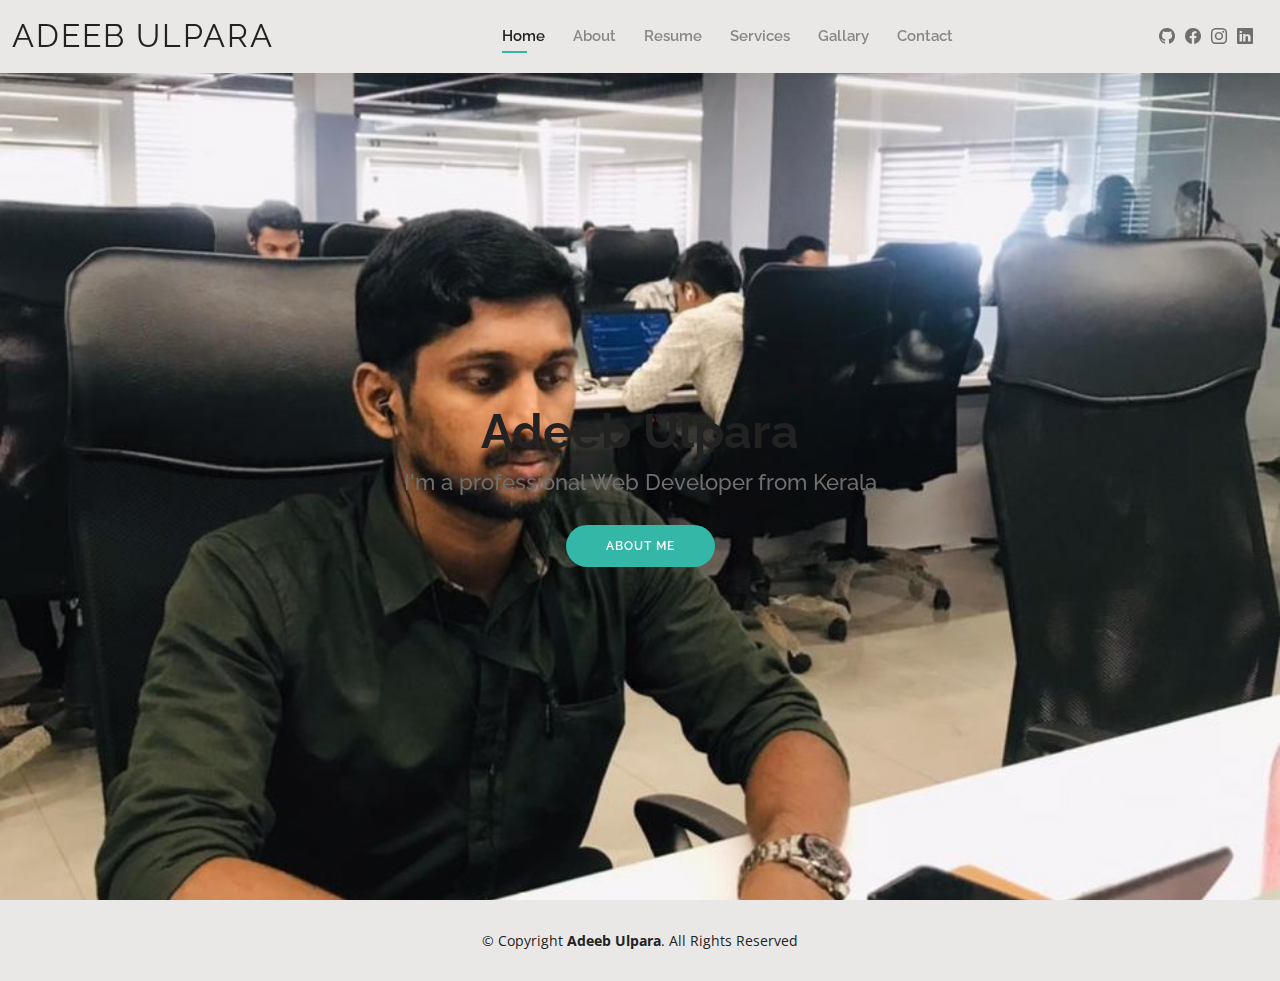
<file: index.html>
<!DOCTYPE html>
<html lang="en">

<head>
  <meta charset="utf-8">
  <meta content="width=device-width, initial-scale=1.0" name="viewport">

  <title>Adeeb Ulpara</title>
  <meta content="" name="description">
  <meta content="" name="keywords">

  <!-- Favicons -->
  <link href="assets/img/logo_icon - Copy.jpeg" rel="icon">
  <link href="assets/img/logo_icon.jpg" rel="apple-touch-icon">

  <!-- Google Fonts -->
  <link href="https://fonts.googleapis.com/css?family=Open+Sans:300,300i,400,400i,600,600i,700,700i|Raleway:300,300i,400,400i,500,500i,600,600i,700,700i|Poppins:300,300i,400,400i,500,500i,600,600i,700,700i" rel="stylesheet">

  <!-- Vendor CSS Files -->
  <link href="assets/vendor/aos/aos.css" rel="stylesheet">
  <link href="assets/vendor/bootstrap/css/bootstrap.min.css" rel="stylesheet">
  <link href="assets/vendor/bootstrap-icons/bootstrap-icons.css" rel="stylesheet">
  <link href="assets/vendor/boxicons/css/boxicons.min.css" rel="stylesheet">
  <link href="assets/vendor/glightbox/css/glightbox.min.css" rel="stylesheet">
  <link href="assets/vendor/swiper/swiper-bundle.min.css" rel="stylesheet">

  <!-- Template Main CSS File -->
  <link href="assets/css/style.css" rel="stylesheet">

</head>

<body>

  <!-- ======= Header ======= -->
  <header id="header" class="fixed-top">
    <div class="container-fluid d-flex justify-content-between align-items-center">

      <h1 class="logo me-auto me-lg-0"><a href="index.html">Adeeb Ulpara</a></h1>
      
      <nav id="navbar" class="navbar order-last order-lg-0">
        <ul>
          <li><a class="active" href="index.html">Home</a></li>
          <li><a href="about.html">About</a></li>
          <li><a href="resume.html">Resume</a></li>
          <li><a href="services.html">Services</a></li>
          <li><a href="portfolio.html">Gallary</a></li>
          <li><a href="contact.html">Contact</a></li>
        </ul>
        <i class="bi bi-list mobile-nav-toggle"></i>
      </nav><!-- .navbar -->

      <div class="header-social-links">
        <a href="https://github.com/AdeebUP" class="github"><i class="bi bi-github"></i></a>
        <a href="https://www.facebook.com/adeeb.up/" class="facebook"><i class="bi bi-facebook"></i></a>
        <a href="https://www.instagram.com/adeeb_ulpara/" class="instagram"><i class="bi bi-instagram"></i></a>
        <a href="https://www.linkedin.com/in/adeeb-ard-0762901a2/" class="linkedin"><i class="bi bi-linkedin"></i></i></a>
      </div>

    </div>

  </header><!-- End Header -->

  <!-- ======= Hero Section ======= -->
  <section id="hero" class="d-flex align-items-center">
    <div class="container d-flex flex-column align-items-center" data-aos="zoom-in" data-aos-delay="100">
      <h1>Adeeb Ulpara</h1>
      <h2>I'm a professional Web Developer from Kerala</h2>
      <a href="about.html" class="btn-about">About Me</a>
    </div>
  </section><!-- End Hero -->

  <!-- ======= Footer ======= -->
  <footer id="footer">
    <div class="container">
      <div class="copyright">
        &copy; Copyright <strong><span>Adeeb Ulpara</span></strong>. All Rights Reserved
      </div>
    </div>
  </footer><!-- End  Footer -->

  <div id="preloader"></div>
  <a href="#" class="back-to-top d-flex align-items-center justify-content-center"><i class="bi bi-arrow-up-short"></i></a>

  <!-- Vendor JS Files -->
  <script src="assets/vendor/purecounter/purecounter.js"></script>
  <script src="assets/vendor/aos/aos.js"></script>
  <script src="assets/vendor/bootstrap/js/bootstrap.bundle.min.js"></script>
  <script src="assets/vendor/glightbox/js/glightbox.min.js"></script>
  <script src="assets/vendor/isotope-layout/isotope.pkgd.min.js"></script>
  <script src="assets/vendor/swiper/swiper-bundle.min.js"></script>
  <script src="assets/vendor/waypoints/noframework.waypoints.js"></script>
  <script src="assets/vendor/php-email-form/validate.js"></script>

  <!-- Template Main JS File -->
  <script src="assets/js/main.js"></script>

</body>

</html>
</file>
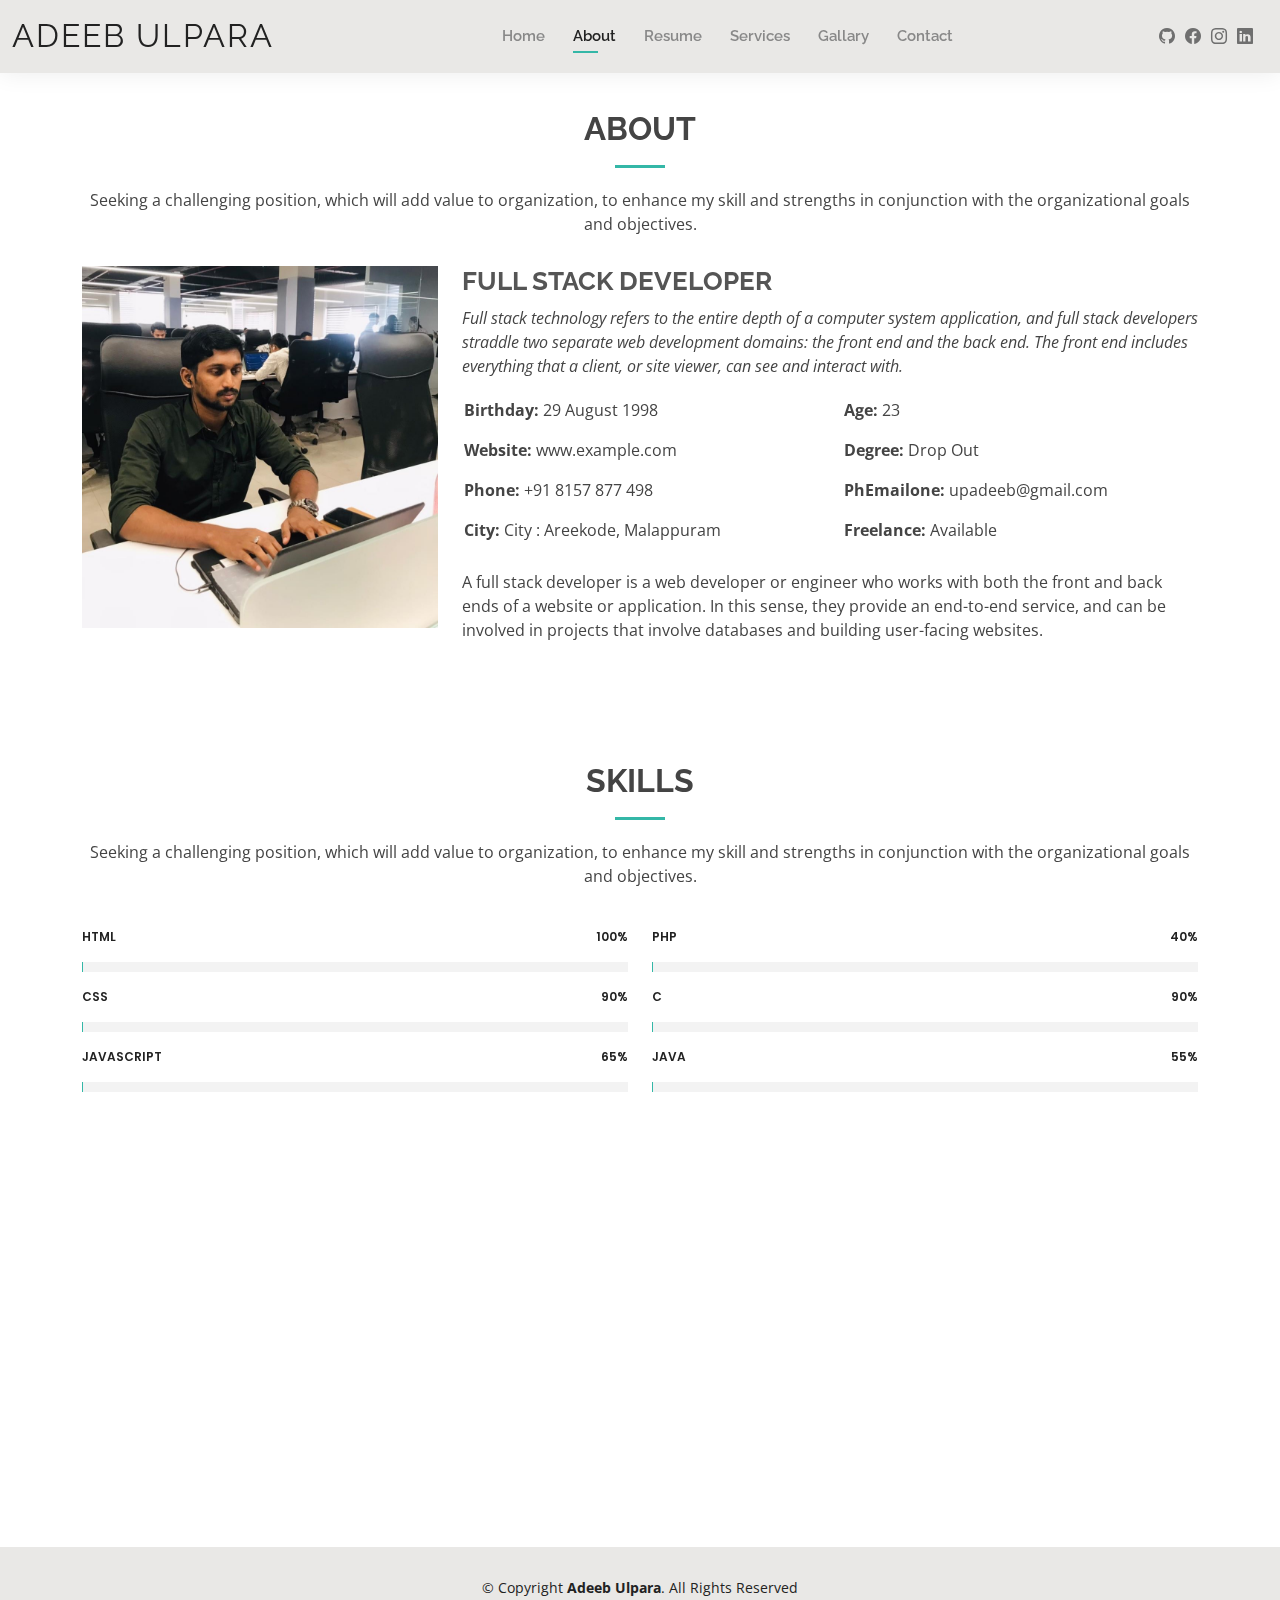
<file: about.html>
<!DOCTYPE html>
<html lang="en">

<head>
  <meta charset="utf-8">
  <meta content="width=device-width, initial-scale=1.0" name="viewport">

  <title>About - Adeeb Ulpara</title>
  <meta content="" name="description">
  <meta content="" name="keywords">

  <!-- Favicons -->
  <link href="assets/img/logo_icon - Copy.jpeg" rel="icon">
  <link href="assets/img/logo_icon.jpg" rel="apple-touch-icon">

  <!-- Google Fonts -->
  <link href="https://fonts.googleapis.com/css?family=Open+Sans:300,300i,400,400i,600,600i,700,700i|Raleway:300,300i,400,400i,500,500i,600,600i,700,700i|Poppins:300,300i,400,400i,500,500i,600,600i,700,700i" rel="stylesheet">

  <!-- Vendor CSS Files -->
  <link href="assets/vendor/aos/aos.css" rel="stylesheet">
  <link href="assets/vendor/bootstrap/css/bootstrap.min.css" rel="stylesheet">
  <link href="assets/vendor/bootstrap-icons/bootstrap-icons.css" rel="stylesheet">
  <link href="assets/vendor/boxicons/css/boxicons.min.css" rel="stylesheet">
  <link href="assets/vendor/glightbox/css/glightbox.min.css" rel="stylesheet">
  <link href="assets/vendor/swiper/swiper-bundle.min.css" rel="stylesheet">

  <!-- Template Main CSS File -->
  <link href="assets/css/style.css" rel="stylesheet">

  
</head>

<body>

  <!-- ======= Header ======= -->
  <header id="header" class="fixed-top">
    <div class="container-fluid d-flex justify-content-between align-items-center">

      <h1 class="logo me-auto me-lg-0"><a href="index.html">Adeeb Ulpara</a></h1>
     
      <nav id="navbar" class="navbar order-last order-lg-0">
        <ul>
          <li><a href="index.html">Home</a></li>
          <li><a class="active" href="about.html">About</a></li>
          <li><a href="resume.html">Resume</a></li>
          <li><a href="services.html">Services</a></li>
          <li><a href="portfolio.html">Gallary</a></li>
          <li><a href="contact.html">Contact</a></li>
        </ul>
        <i class="bi bi-list mobile-nav-toggle"></i>
      </nav><!-- .navbar -->

      <div class="header-social-links">
        <a href="https://github.com/AdeebUP" class="github"><i class="bi bi-github"></i></a>
        <a href="https://www.facebook.com/adeeb.up/" class="facebook"><i class="bi bi-facebook"></i></a>
        <a href="https://www.instagram.com/adeeb_ulpara/" class="instagram"><i class="bi bi-instagram"></i></a>
        <a href="https://www.linkedin.com/in/adeeb-ard-0762901a2/" class="linkedin"><i class="bi bi-linkedin"></i></i></a>
      </div>

    </div>

  </header><!-- End Header -->

  <main id="main">

    <!-- ======= About Section ======= -->
    <section id="about" class="about">
      <div class="container" data-aos="fade-up">

        <div class="section-title">
          <h2>About</h2>
          <p>Seeking a challenging position, which will add value to organization, to enhance my skill and strengths in conjunction with the organizational goals and objectives.</p>
        </div>

        <div class="row">
          <div class="col-lg-4">
            <img src="assets/img/Home1.jpg" class="img-fluid" alt="">
          </div>
          <div class="col-lg-8 pt-4 pt-lg-0 content">
            <h3>FULL STACK DEVELOPER</h3>
            <p class="fst-italic">
              Full stack technology refers to the entire depth of a computer system application, and full stack developers straddle two separate web development domains: the front end and the back end. The front end includes everything that a client, or site viewer, can see and interact with.
            </p>
            <div class="row">
              <div class="col-lg-6">
                <ul>
                  <li><i class="bi bi-rounded-right"></i> <strong>Birthday:</strong> 29 August 1998</li>
                  <li><i class="bi bi-rounded-right"></i> <strong>Website:</strong> www.example.com</li>
                  <li><i class="bi bi-rounded-right"></i> <strong>Phone:</strong> +91 8157 877 498</li>
                  <li><i class="bi bi-rounded-right"></i> <strong>City:</strong> City : Areekode, Malappuram</li>
                </ul>
              </div>
              <div class="col-lg-6">
                <ul>
                  <li><i class="bi bi-rounded-right"></i> <strong>Age:</strong> 23</li>
                  <li><i class="bi bi-rounded-right"></i> <strong>Degree:</strong> Drop Out</li>
                  <li><i class="bi bi-rounded-right"></i> <strong>PhEmailone:</strong> upadeeb@gmail.com</li>
                  <li><i class="bi bi-rounded-right"></i> <strong>Freelance:</strong> Available</li>
                </ul>
              </div>
            </div>
            <p>
              A full stack developer is a web developer or engineer who works with both the front and back ends of a website or application. In this sense, they provide an end-to-end service, and can be involved in projects that involve databases and building user-facing websites.
            </p>
          </div>
        </div>

      </div>
    </section><!-- End About Section -->

    <!-- ======= Skills Section ======= -->
    <section id="skills" class="skills">
      <div class="container" data-aos="fade-up">

        <div class="section-title">
          <h2>Skills</h2>
          <p>Seeking a challenging position, which will add value to organization, to enhance my skill and strengths in conjunction with the organizational goals and objectives.</p>
        </div>

        <div class="row skills-content">

          <div class="col-lg-6">

            <div class="progress">
              <span class="skill">HTML <i class="val">100%</i></span>
              <div class="progress-bar-wrap">
                <div class="progress-bar" role="progressbar" aria-valuenow="100" aria-valuemin="0" aria-valuemax="100"></div>
              </div>
            </div>

            <div class="progress">
              <span class="skill">CSS <i class="val">90%</i></span>
              <div class="progress-bar-wrap">
                <div class="progress-bar" role="progressbar" aria-valuenow="90" aria-valuemin="0" aria-valuemax="100"></div>
              </div>
            </div>

            <div class="progress">
              <span class="skill">JavaScript <i class="val">65%</i></span>
              <div class="progress-bar-wrap">
                <div class="progress-bar" role="progressbar" aria-valuenow="65" aria-valuemin="0" aria-valuemax="100"></div>
              </div>
            </div>

          </div>

          <div class="col-lg-6">

            <div class="progress">
              <span class="skill">PHP <i class="val">40%</i></span>
              <div class="progress-bar-wrap">
                <div class="progress-bar" role="progressbar" aria-valuenow="40" aria-valuemin="0" aria-valuemax="100"></div>
              </div>
            </div>

            <div class="progress">
              <span class="skill">C <i class="val">90%</i></span>
              <div class="progress-bar-wrap">
                <div class="progress-bar" role="progressbar" aria-valuenow="90" aria-valuemin="0" aria-valuemax="100"></div>
              </div>
            </div>

            <div class="progress">
              <span class="skill">Java <i class="val">55%</i></span>
              <div class="progress-bar-wrap">
                <div class="progress-bar" role="progressbar" aria-valuenow="55" aria-valuemin="0" aria-valuemax="100"></div>
              </div>
            </div>

          </div>

        </div>

      </div>
    </section><!-- End Skills Section -->

    <!-- ======= Facts Section ======= -->
    <section id="facts" class="facts">
      <div class="container" data-aos="fade-up">

        <div class="section-title">
          <h2>Facts</h2>
          <p>Seeking a challenging position, which will add value to organization, to enhance my skill and strengths in conjunction with the organizational goals and objectives.</p>
        </div>

        <div class="row counters">

          <div class="col-lg-3 col-6 text-center">
            <span data-purecounter-start="0" data-purecounter-end="232" data-purecounter-duration="1" class="purecounter"></span>
            <p>Clients</p>
          </div>

          <div class="col-lg-3 col-6 text-center">
            <span data-purecounter-start="0" data-purecounter-end="521" data-purecounter-duration="1" class="purecounter"></span>
            <p>Projects</p>
          </div>

          <div class="col-lg-3 col-6 text-center">
            <span data-purecounter-start="0" data-purecounter-end="1463" data-purecounter-duration="1" class="purecounter"></span>
            <p>Hours Of Support</p>
          </div>

          <div class="col-lg-3 col-6 text-center">
            <span data-purecounter-start="0" data-purecounter-end="15" data-purecounter-duration="1" class="purecounter"></span>
            <p>Hard Workers</p>
          </div>

        </div>

      </div>
    </section><!-- End Facts Section -->

    

  </main><!-- End #main -->

  <!-- ======= Footer ======= -->
  <footer id="footer">
    <div class="container">
      <div class="copyright">
        &copy; Copyright <strong><span>Adeeb Ulpara</span></strong>. All Rights Reserved
      </div>
    </div>
  </footer><!-- End  Footer -->

  <div id="preloader"></div>
  <a href="#" class="back-to-top d-flex align-items-center justify-content-center"><i class="bi bi-arrow-up-short"></i></a>

  <!-- Vendor JS Files -->
  <script src="assets/vendor/purecounter/purecounter.js"></script>
  <script src="assets/vendor/aos/aos.js"></script>
  <script src="assets/vendor/bootstrap/js/bootstrap.bundle.min.js"></script>
  <script src="assets/vendor/glightbox/js/glightbox.min.js"></script>
  <script src="assets/vendor/isotope-layout/isotope.pkgd.min.js"></script>
  <script src="assets/vendor/swiper/swiper-bundle.min.js"></script>
  <script src="assets/vendor/waypoints/noframework.waypoints.js"></script>
  <script src="assets/vendor/php-email-form/validate.js"></script>

  <!-- Template Main JS File -->
  <script src="assets/js/main.js"></script>

</body>

</html>
</file>
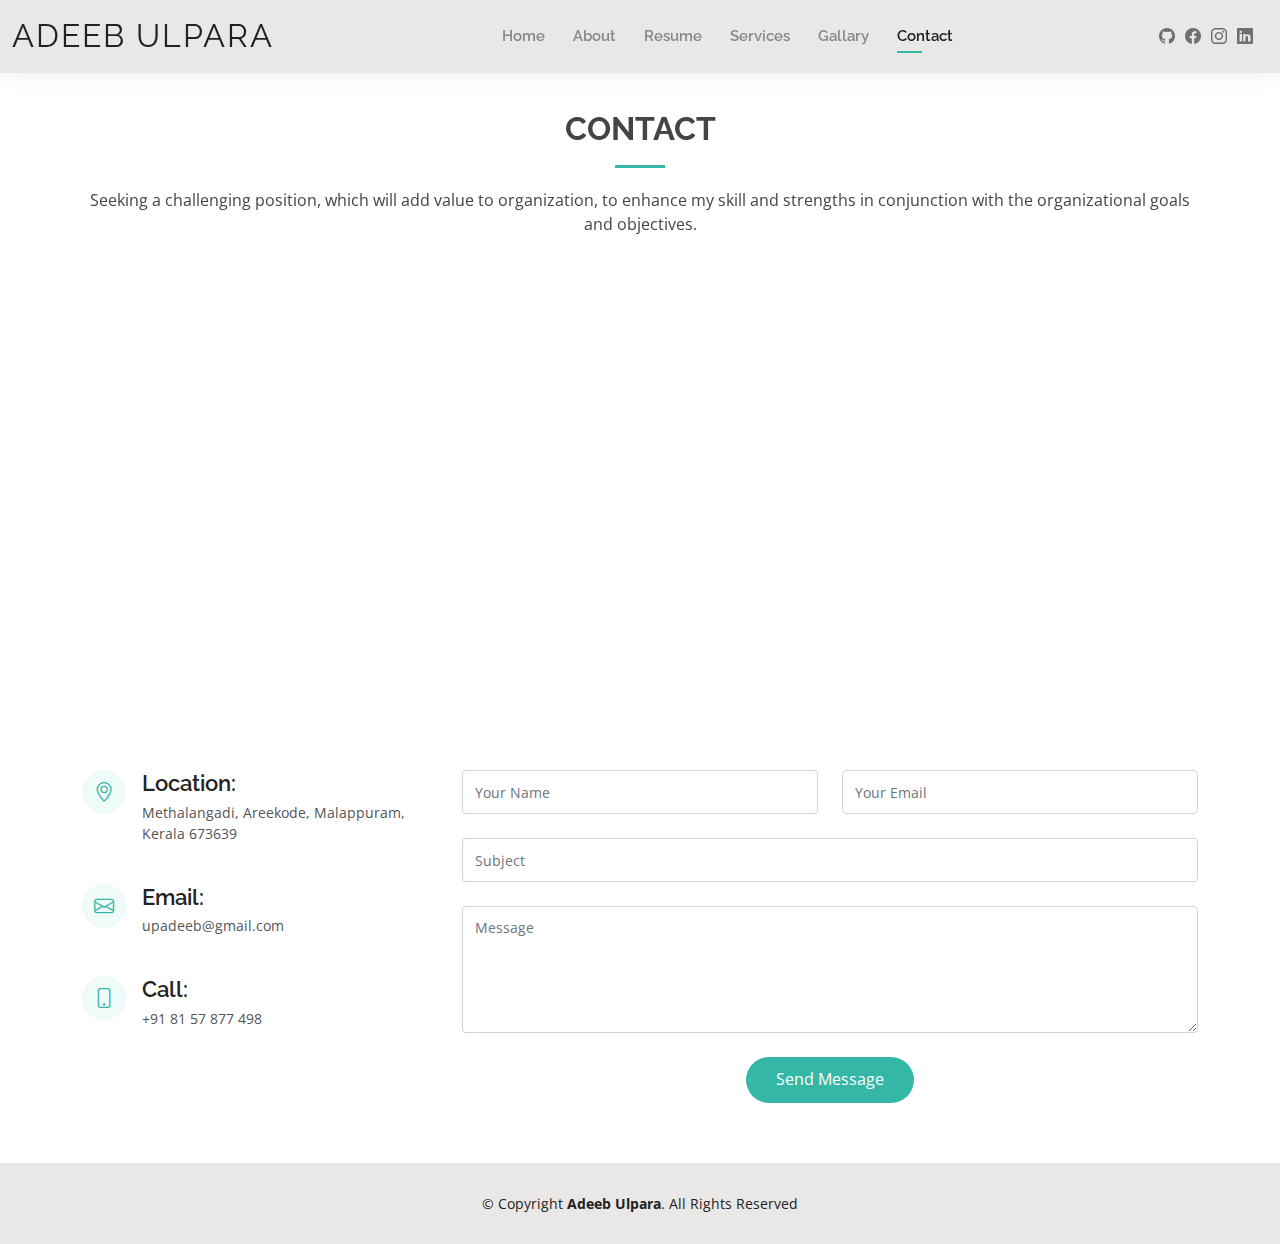
<file: contact.html>
<!DOCTYPE html>
<html lang="en">

<head>
  <meta charset="utf-8">
  <meta content="width=device-width, initial-scale=1.0" name="viewport">

  <title>Contact - Adeeb Ulpara</title>
  <meta content="" name="description">
  <meta content="" name="keywords">

  <!-- Favicons -->
  <link href="assets/img/logo_icon - Copy.jpeg" rel="icon">
  <link href="assets/img/logo_icon.jpg" rel="apple-touch-icon">

  <!-- Google Fonts -->
  <link href="https://fonts.googleapis.com/css?family=Open+Sans:300,300i,400,400i,600,600i,700,700i|Raleway:300,300i,400,400i,500,500i,600,600i,700,700i|Poppins:300,300i,400,400i,500,500i,600,600i,700,700i" rel="stylesheet">

  <!-- Vendor CSS Files -->
  <link href="assets/vendor/aos/aos.css" rel="stylesheet">
  <link href="assets/vendor/bootstrap/css/bootstrap.min.css" rel="stylesheet">
  <link href="assets/vendor/bootstrap-icons/bootstrap-icons.css" rel="stylesheet">
  <link href="assets/vendor/boxicons/css/boxicons.min.css" rel="stylesheet">
  <link href="assets/vendor/glightbox/css/glightbox.min.css" rel="stylesheet">
  <link href="assets/vendor/swiper/swiper-bundle.min.css" rel="stylesheet">

  <!-- Template Main CSS File -->
  <link href="assets/css/style.css" rel="stylesheet">

</head>

<body>

  <!-- ======= Header ======= -->
  <header id="header" class="fixed-top">
    <div class="container-fluid d-flex justify-content-between align-items-center">

      <h1 class="logo me-auto me-lg-0"><a href="index.html">Adeeb Ulpara</a></h1>
      
      <nav id="navbar" class="navbar order-last order-lg-0">
        <ul>
          <li><a href="index.html">Home</a></li>
          <li><a href="about.html">About</a></li>
          <li><a href="resume.html">Resume</a></li>
          <li><a href="services.html">Services</a></li>
          <li><a href="portfolio.html">Gallary</a></li>
          <li><a class="active" href="contact.html">Contact</a></li>
        </ul>
        <i class="bi bi-list mobile-nav-toggle"></i>
      </nav><!-- .navbar -->

      <div class="header-social-links">
        <a href="https://github.com/AdeebUP" class="github"><i class="bi bi-github"></i></a>
        <a href="https://www.facebook.com/adeeb.up/" class="facebook"><i class="bi bi-facebook"></i></a>
        <a href="https://www.instagram.com/adeeb_ulpara/" class="instagram"><i class="bi bi-instagram"></i></a>
        <a href="https://www.linkedin.com/in/adeeb-ard-0762901a2/" class="linkedin"><i class="bi bi-linkedin"></i></i></a>
      </div>

    </div>

  </header><!-- End Header -->

  <main id="main">

    <!-- ======= Contact Section ======= -->
    <section id="contact" class="contact">
      <div class="container" data-aos="fade-up">

        <div class="section-title">
          <h2>Contact</h2>
          <p>Seeking a challenging position, which will add value to organization, to enhance my skill and strengths in conjunction with the organizational goals and objectives.</p>
        </div>

        <div>
          <iframe src="https://www.google.com/maps/embed?pb=!1m18!1m12!1m3!1d1956.6635142488215!2d76.0484056578912!3d11.237335928791174!2m3!1f0!2f0!3f0!3m2!1i1024!2i768!4f13.1!3m3!1m2!1s0x0%3A0x6d02935758e7af35!2zMTHCsDE0JzE0LjQiTiA3NsKwMDInNTguMiJF!5e0!3m2!1sen!2sin!4v1649920342295!5m2!1sen!2sin" width="600" height="450" style="border:0;" allowfullscreen="" loading="lazy" referrerpolicy="no-referrer-when-downgrade"></iframe>
        <div class="row mt-5">

          <div class="col-lg-4">
            <div class="info">
              <div class="address">
                <i class="bi bi-geo-alt"></i>
                <h4>Location:</h4>
                <p>Methalangadi, Areekode, Malappuram, Kerala 673639</p>
              </div>

              <div class="email">
                <i class="bi bi-envelope"></i>
                <h4>Email:</h4>
                <p>upadeeb@gmail.com</p>
              </div>

              <div class="phone">
                <i class="bi bi-phone"></i>
                <h4>Call:</h4>
                <p>+91 81 57 877 498</p>
              </div>

            </div>

          </div>

          <div class="col-lg-8 mt-5 mt-lg-0">

            <form action="forms/contact.php" method="post" role="form" class="php-email-form">
              <div class="row">
                <div class="col-md-6 form-group">
                  <input type="text" name="name" class="form-control" id="name" placeholder="Your Name" required>
                </div>
                <div class="col-md-6 form-group mt-3 mt-md-0">
                  <input type="email" class="form-control" name="email" id="email" placeholder="Your Email" required>
                </div>
              </div>
              <div class="form-group mt-3">
                <input type="text" class="form-control" name="subject" id="subject" placeholder="Subject" required>
              </div>
              <div class="form-group mt-3">
                <textarea class="form-control" name="message" rows="5" placeholder="Message" required></textarea>
              </div>
              <div class="my-3">
                <div class="loading">Loading</div>
                <div class="error-message"></div>
                <div class="sent-message">Your message has been sent. Thank you!</div>
              </div>
              <div class="text-center"><button type="submit">Send Message</button></div>
            </form>

          </div>

        </div>

      </div>
    </section><!-- End Contact Section -->

  </main><!-- End #main -->

  <!-- ======= Footer ======= -->
  <footer id="footer">
    <div class="container">
      <div class="copyright">
        &copy; Copyright <strong><span>Adeeb Ulpara</span></strong>. All Rights Reserved
      </div>
    </div>
  </footer><!-- End  Footer -->

  <div id="preloader"></div>
  <a href="#" class="back-to-top d-flex align-items-center justify-content-center"><i class="bi bi-arrow-up-short"></i></a>

  <!-- Vendor JS Files -->
  <script src="assets/vendor/purecounter/purecounter.js"></script>
  <script src="assets/vendor/aos/aos.js"></script>
  <script src="assets/vendor/bootstrap/js/bootstrap.bundle.min.js"></script>
  <script src="assets/vendor/glightbox/js/glightbox.min.js"></script>
  <script src="assets/vendor/isotope-layout/isotope.pkgd.min.js"></script>
  <script src="assets/vendor/swiper/swiper-bundle.min.js"></script>
  <script src="assets/vendor/waypoints/noframework.waypoints.js"></script>
  <script src="assets/vendor/php-email-form/validate.js"></script>

  <!-- Template Main JS File -->
  <script src="assets/js/main.js"></script>

</body>

</html>
</file>
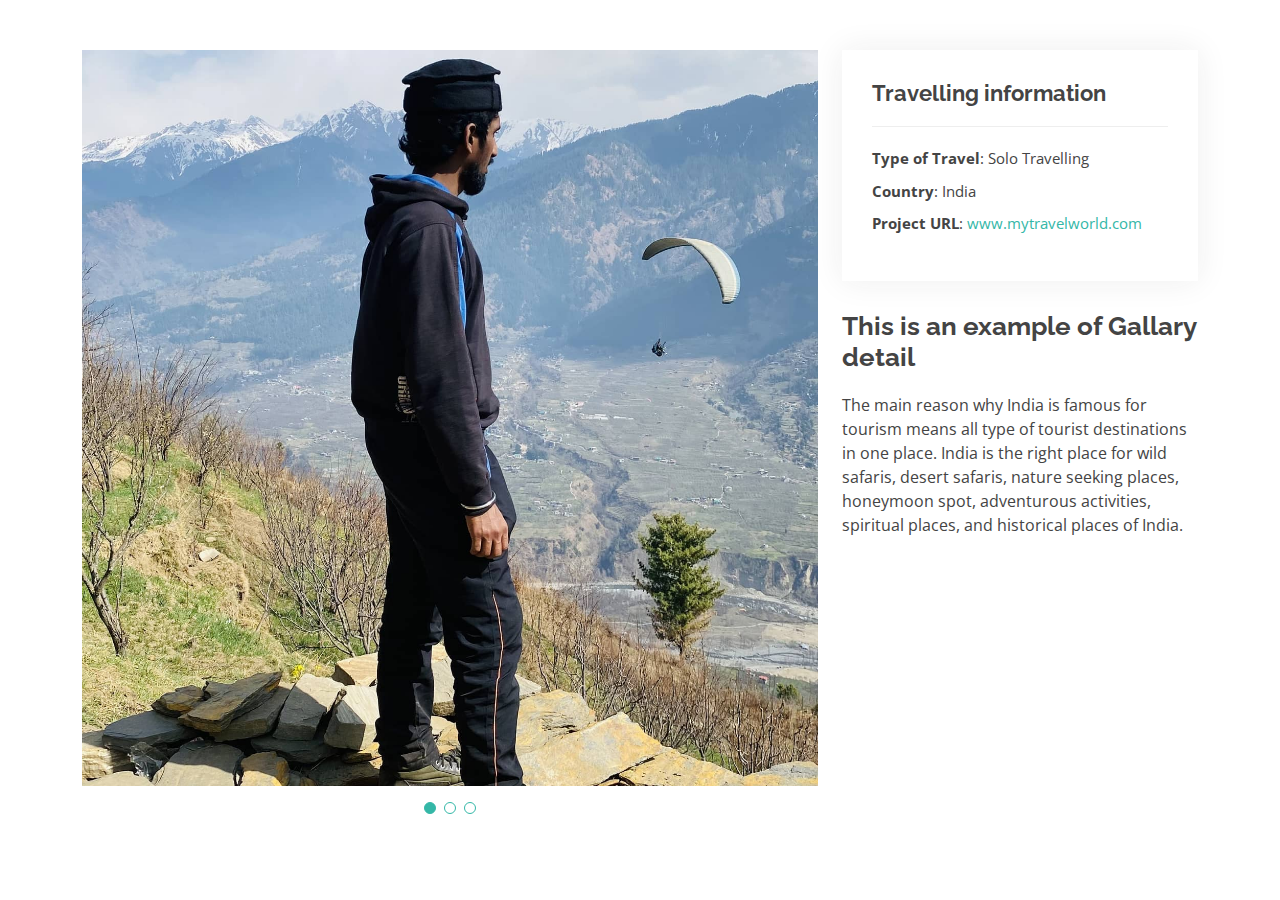
<file: portfolio-details.html>
<!DOCTYPE html>
<html lang="en">

<head>
  <meta charset="utf-8">
  <meta content="width=device-width, initial-scale=1.0" name="viewport">

  <title>Gallary Details - Adeeb Ulpara</title>
  <meta content="" name="description">
  <meta content="" name="keywords">

  <!-- Favicons -->
  <link href="assets/img/logo_icon - Copy.jpeg" rel="icon">
  <link href="assets/img/logo_icon.jpg" rel="apple-touch-icon">

  <!-- Google Fonts -->
  <link href="https://fonts.googleapis.com/css?family=Open+Sans:300,300i,400,400i,600,600i,700,700i|Raleway:300,300i,400,400i,500,500i,600,600i,700,700i|Poppins:300,300i,400,400i,500,500i,600,600i,700,700i" rel="stylesheet">

  <!-- Vendor CSS Files -->
  <link href="assets/vendor/aos/aos.css" rel="stylesheet">
  <link href="assets/vendor/bootstrap/css/bootstrap.min.css" rel="stylesheet">
  <link href="assets/vendor/bootstrap-icons/bootstrap-icons.css" rel="stylesheet">
  <link href="assets/vendor/boxicons/css/boxicons.min.css" rel="stylesheet">
  <link href="assets/vendor/glightbox/css/glightbox.min.css" rel="stylesheet">
  <link href="assets/vendor/swiper/swiper-bundle.min.css" rel="stylesheet">

  <!-- Template Main CSS File -->
  <link href="assets/css/style.css" rel="stylesheet">

</head>

<body>

  <main id="main">

    <!-- ======= Portfolio Details Section ======= -->
    <section id="portfolio-details" class="portfolio-details">
      <div class="container">

        <div class="row gy-4">

          <div class="col-lg-8">
            <div class="portfolio-details-slider swiper">
              <div class="swiper-wrapper align-items-center">

                <div class="swiper-slide">
                  <img src="./assets/img/insta-paraglading...jpg" alt="">
                </div>

                <div class="swiper-slide">
                  <img src="assets/img/insta-kedarkantha.jpg" alt="">
                </div>

                <div class="swiper-slide">
                  <img src="assets/img/insta-solang.jpg" alt="">
                </div>

              </div>
              <div class="swiper-pagination"></div>
            </div>
          </div>

          <div class="col-lg-4">
            <div class="portfolio-info">
              <h3>Travelling information</h3>
              <ul>
                <li><strong>Type of Travel</strong>: Solo Travelling</li>
                <li><strong>Country</strong>: India </li>
                <li><strong>Project URL</strong>: <a href="https://www.instagram.com/adeeb_ulpara/">www.mytravelworld.com</a></li>
              </ul>
            </div>
            <div class="portfolio-description">
              <h2>This is an example of Gallary detail</h2>
              <p>
                The main reason why India is famous for tourism means all type of tourist destinations in one place. India is the right place for wild safaris, desert safaris, nature seeking places, honeymoon spot, adventurous activities, spiritual places, and historical places of India.
              </p>
            </div>
          </div>

        </div>

      </div>
    </section><!-- End Portfolio Details Section -->

  </main><!-- End #main -->

  <div id="preloader"></div>
  <a href="#" class="back-to-top d-flex align-items-center justify-content-center"><i class="bi bi-arrow-up-short"></i></a>

  <!-- Vendor JS Files -->
  <script src="assets/vendor/purecounter/purecounter.js"></script>
  <script src="assets/vendor/aos/aos.js"></script>
  <script src="assets/vendor/bootstrap/js/bootstrap.bundle.min.js"></script>
  <script src="assets/vendor/glightbox/js/glightbox.min.js"></script>
  <script src="assets/vendor/isotope-layout/isotope.pkgd.min.js"></script>
  <script src="assets/vendor/swiper/swiper-bundle.min.js"></script>
  <script src="assets/vendor/waypoints/noframework.waypoints.js"></script>
  <script src="assets/vendor/php-email-form/validate.js"></script>

  <!-- Template Main JS File -->
  <script src="assets/js/main.js"></script>

</body>

</html>
</file>
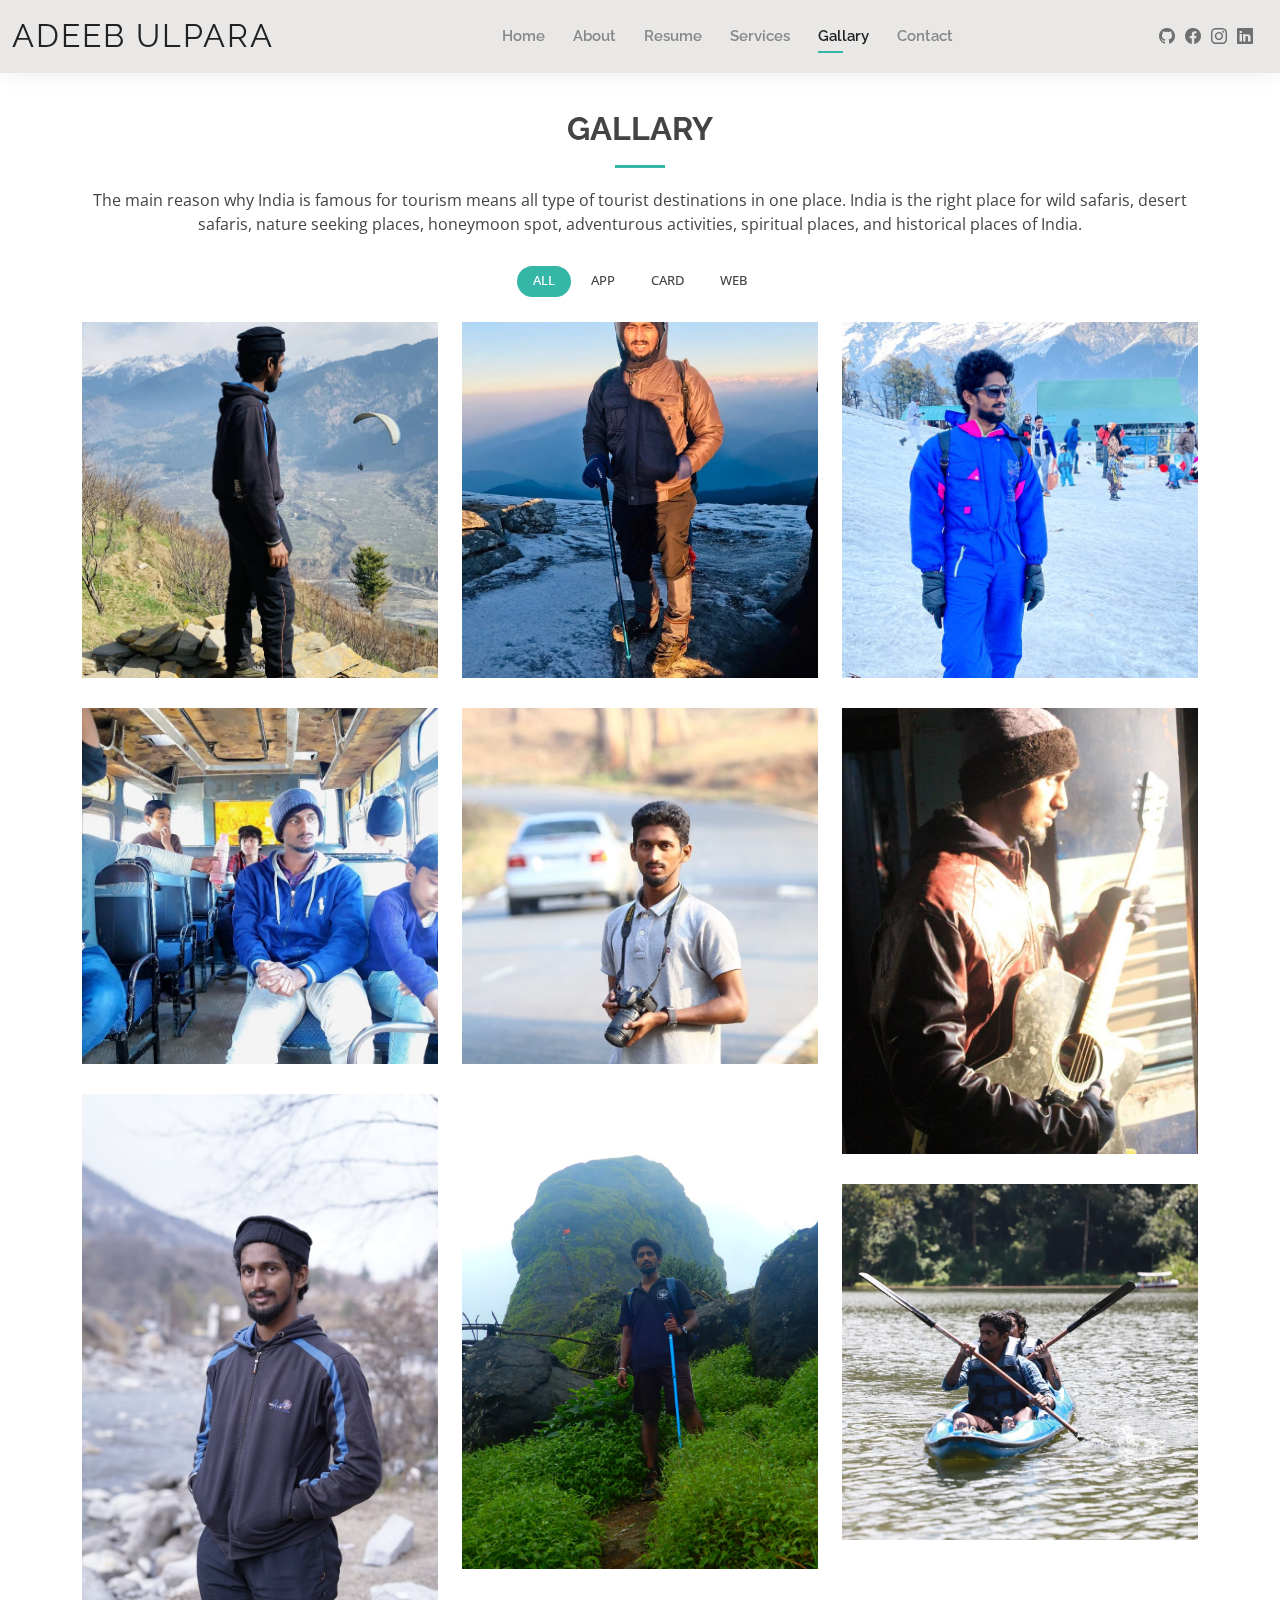
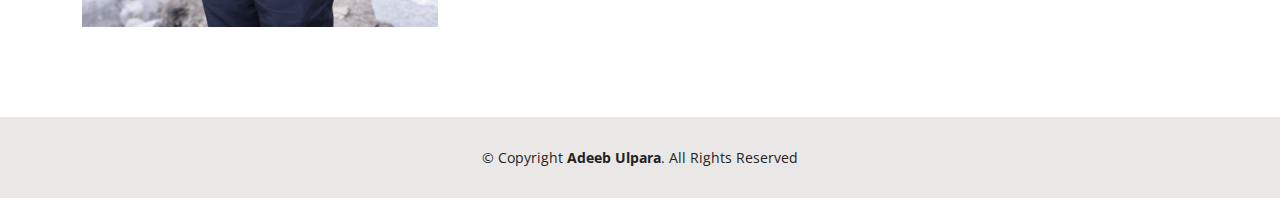
<file: portfolio.html>
<!DOCTYPE html>
<html lang="en">

<head>
  <meta charset="utf-8">
  <meta content="width=device-width, initial-scale=1.0" name="viewport">

  <title>Gallary - Adeeb Ulpara</title>
  <meta content="" name="description">
  <meta content="" name="keywords">

  <!-- Favicons -->
  <link href="assets/img/logo_icon - Copy.jpeg" rel="icon">
  <link href="assets/img/logo_icon.jpg" rel="apple-touch-icon">

  <!-- Google Fonts -->
  <link href="https://fonts.googleapis.com/css?family=Open+Sans:300,300i,400,400i,600,600i,700,700i|Raleway:300,300i,400,400i,500,500i,600,600i,700,700i|Poppins:300,300i,400,400i,500,500i,600,600i,700,700i" rel="stylesheet">

  <!-- Vendor CSS Files -->
  <link href="assets/vendor/aos/aos.css" rel="stylesheet">
  <link href="assets/vendor/bootstrap/css/bootstrap.min.css" rel="stylesheet">
  <link href="assets/vendor/bootstrap-icons/bootstrap-icons.css" rel="stylesheet">
  <link href="assets/vendor/boxicons/css/boxicons.min.css" rel="stylesheet">
  <link href="assets/vendor/glightbox/css/glightbox.min.css" rel="stylesheet">
  <link href="assets/vendor/swiper/swiper-bundle.min.css" rel="stylesheet">

  <!-- Template Main CSS File -->
  <link href="assets/css/style.css" rel="stylesheet">

</head>

<body>

  <!-- ======= Header ======= -->
  <header id="header" class="fixed-top">
    <div class="container-fluid d-flex justify-content-between align-items-center">

      <h1 class="logo me-auto me-lg-0"><a href="index.html">Adeeb Ulpara</a></h1>
      
      <nav id="navbar" class="navbar order-last order-lg-0">
        <ul>
          <li><a href="index.html">Home</a></li>
          <li><a href="about.html">About</a></li>
          <li><a href="resume.html">Resume</a></li>
          <li><a href="services.html">Services</a></li>
          <li><a class="active" href="portfolio.html">Gallary</a></li>
          <li><a href="contact.html">Contact</a></li>
        </ul>
        <i class="bi bi-list mobile-nav-toggle"></i>
      </nav><!-- .navbar -->

      <div class="header-social-links">
        <a href="https://github.com/AdeebUP" class="github"><i class="bi bi-github"></i></a>
        <a href="https://www.facebook.com/adeeb.up/" class="facebook"><i class="bi bi-facebook"></i></a>
        <a href="https://www.instagram.com/adeeb_ulpara/" class="instagram"><i class="bi bi-instagram"></i></a>
        <a href="https://www.linkedin.com/in/adeeb-ard-0762901a2/" class="linkedin"><i class="bi bi-linkedin"></i></i></a>
      </div>

    </div>

  </header><!-- End Header -->

  <main id="main">

    <!-- ======= Portfolio Section ======= -->
    <section id="portfolio" class="portfolio">
      <div class="container" data-aos="fade-up">

        <div class="section-title">
          <h2>Gallary</h2>
          <p>The main reason why India is famous for tourism means all type of tourist destinations in one place. India is the right place for wild safaris, desert safaris, nature seeking places, honeymoon spot, adventurous activities, spiritual places, and historical places of India.</p>
        </div>

        <div class="row" data-aos="fade-up" data-aos-delay="100">
          <div class="col-lg-12 d-flex justify-content-center">
            <ul id="portfolio-flters">
              <li data-filter="*" class="filter-active">All</li>
              <li data-filter=".filter-app">App</li>
              <li data-filter=".filter-card">Card</li>
              <li data-filter=".filter-web">Web</li>
            </ul>
          </div>
        </div>

        <div class="row portfolio-container" data-aos="fade-up" data-aos-delay="200">

          <div class="col-lg-4 col-md-6 portfolio-item filter-app">
            <div class="portfolio-wrap">
              <img src="./assets/img/insta-paraglading...jpg" class="img-fluid" alt="">
              <div class="portfolio-info">
                <h4>App 1</h4>
                <p>App</p>
                <div class="portfolio-links">
                  <a href="./assets/img/insta-paraglading...jpg" data-gallery="portfolioGallery" class="portfolio-lightbox" title="App 1"><i class="bx bx-plus"></i></a>
                  <a href="portfolio-details.html" class="portfolio-details-lightbox" data-glightbox="type: external" title="Portfolio Details"><i class="bx bx-link"></i></a>
                </div>
              </div>
            </div>
          </div>

          <div class="col-lg-4 col-md-6 portfolio-item filter-web">
            <div class="portfolio-wrap">
              <img src="assets/img/insta-kedarkantha.jpg" class="img-fluid" alt="">
              <div class="portfolio-info">
                <h4>Web 3</h4>
                <p>Web</p>
                <div class="portfolio-links">
                  <a href="assets/img/insta-kedarkantha.jpg" data-gallery="portfolioGallery" class="portfolio-lightbox" title="Web 3"><i class="bx bx-plus"></i></a>
                  <a href="portfolio-details.html" class="portfolio-details-lightbox" data-glightbox="type: external" title="Portfolio Details"><i class="bx bx-link"></i></a>
                </div>
              </div>
            </div>
          </div>

          <div class="col-lg-4 col-md-6 portfolio-item filter-app">
            <div class="portfolio-wrap">
              <img src="assets/img/insta-solang.jpg" class="img-fluid" alt="">
              <div class="portfolio-info">
                <h4>App 2</h4>
                <p>App</p>
                <div class="portfolio-links">
                  <a href="assets/img/insta-solang.jpg" data-gallery="portfolioGallery" class="portfolio-lightbox" title="App 2"><i class="bx bx-plus"></i></a>
                  <a href="portfolio-details.html" class="portfolio-details-lightbox" data-glightbox="type: external" title="Portfolio Details"><i class="bx bx-link"></i></a>
                </div>
              </div>
            </div>
          </div>

          <div class="col-lg-4 col-md-6 portfolio-item filter-card">
            <div class="portfolio-wrap">
              <img src="assets/img/insta-kotri.jpg" class="img-fluid" alt="">
              <div class="portfolio-info">
                <h4>Card 2</h4>
                <p>Card</p>
                <div class="portfolio-links">
                  <a href="assets/img/insta-kotri.jpg" data-gallery="portfolioGallery" class="portfolio-lightbox" title="Card 2"><i class="bx bx-plus"></i></a>
                  <a href="portfolio-details.html" class="portfolio-details-lightbox" data-glightbox="type: external" title="Portfolio Details"><i class="bx bx-link"></i></a>
                </div>
              </div>
            </div>
          </div>

          <div class="col-lg-4 col-md-6 portfolio-item filter-web">
            <div class="portfolio-wrap">
              <img src="assets/img/insta-muthumalai.jpg" class="img-fluid" alt="">
              <div class="portfolio-info">
                <h4>Web 2</h4>
                <p>Web</p>
                <div class="portfolio-links">
                  <a href="assets/img/insta-muthumalai.jpg" data-gallery="portfolioGallery" class="portfolio-lightbox" title="Web 2"><i class="bx bx-plus"></i></a>
                  <a href="portfolio-details.html" class="portfolio-details-lightbox" data-glightbox="type: external" title="Portfolio Details"><i class="bx bx-link"></i></a>
                </div>
              </div>
            </div>
          </div>

          <div class="col-lg-4 col-md-6 portfolio-item filter-app">
            <div class="portfolio-wrap">
              <img src="assets/img/insta-train-rajasthan.jpg" class="img-fluid" alt="">
              <div class="portfolio-info">
                <h4>App 3</h4>
                <p>App</p>
                <div class="portfolio-links">
                  <a href="assets/img/insta-train-rajasthan.jpg" data-gallery="portfolioGallery" class="portfolio-lightbox" title="App 3"><i class="bx bx-plus"></i></a>
                  <a href="portfolio-details.html" class="portfolio-details-lightbox" data-glightbox="type: external" title="Portfolio Details"><i class="bx bx-link"></i></a>
                </div>
              </div>
            </div>
          </div>

          <div class="col-lg-4 col-md-6 portfolio-item filter-card">
            <div class="portfolio-wrap">
              <img src="assets/img/insta-manali.jpeg" class="img-fluid" alt="">
              <div class="portfolio-info">
                <h4>Card 1</h4>
                <p>Card</p>
                <div class="portfolio-links">
                  <a href="assets/img/insta-manali.jpeg" data-gallery="portfolioGallery" class="portfolio-lightbox" title="Card 1"><i class="bx bx-plus"></i></a>
                  <a href="portfolio-details.html" class="portfolio-details-lightbox" data-glightbox="type: external" title="Portfolio Details"><i class="bx bx-link"></i></a>
                </div>
              </div>
            </div>
          </div>

          <div class="col-lg-4 col-md-6 portfolio-item filter-card">
            <div class="portfolio-wrap">
              <img src="assets/img/insta-hariharfort.jpeg" class="img-fluid" alt="">
              <div class="portfolio-info">
                <h4>Card 3</h4>
                <p>Card</p>
                <div class="portfolio-links">
                  <a href="assets/img/insta-hariharfort.jpeg" data-gallery="portfolioGallery" class="portfolio-lightbox" title="Card 3"><i class="bx bx-plus"></i></a>
                  <a href="portfolio-details.html" class="portfolio-details-lightbox" data-glightbox="type: external" title="Portfolio Details"><i class="bx bx-link"></i></a>
                </div>
              </div>
            </div>
          </div>

          <div class="col-lg-4 col-md-6 portfolio-item filter-web">
            <div class="portfolio-wrap">
              <img src="assets/img/insta-wayanad.jpg" class="img-fluid" alt="">
              <div class="portfolio-info">
                <h4>Web 3</h4>
                <p>Web</p>
                <div class="portfolio-links">
                  <a href="assets/img/insta-wayanad.jpg" data-gallery="portfolioGallery" class="portfolio-lightbox" title="Web 3"><i class="bx bx-plus"></i></a>
                  <a href="portfolio-details.html" class="portfolio-details-lightbox" data-glightbox="type: external" title="Portfolio Details"><i class="bx bx-link"></i></a>
                </div>
              </div>
            </div>
          </div>

        </div>

      </div>
    </section><!-- End Portfolio Section -->

  </main><!-- End #main -->

  <!-- ======= Footer ======= -->
  <footer id="footer">
    <div class="container">
      <div class="copyright">
        &copy; Copyright <strong><span>Adeeb Ulpara</span></strong>. All Rights Reserved
      </div>
    </div>
  </footer><!-- End  Footer -->

  <div id="preloader"></div>
  <a href="#" class="back-to-top d-flex align-items-center justify-content-center"><i class="bi bi-arrow-up-short"></i></a>

  <!-- Vendor JS Files -->
  <script src="assets/vendor/purecounter/purecounter.js"></script>
  <script src="assets/vendor/aos/aos.js"></script>
  <script src="assets/vendor/bootstrap/js/bootstrap.bundle.min.js"></script>
  <script src="assets/vendor/glightbox/js/glightbox.min.js"></script>
  <script src="assets/vendor/isotope-layout/isotope.pkgd.min.js"></script>
  <script src="assets/vendor/swiper/swiper-bundle.min.js"></script>
  <script src="assets/vendor/waypoints/noframework.waypoints.js"></script>
  <script src="assets/vendor/php-email-form/validate.js"></script>

  <!-- Template Main JS File -->
  <script src="assets/js/main.js"></script>

</body>

</html>
</file>
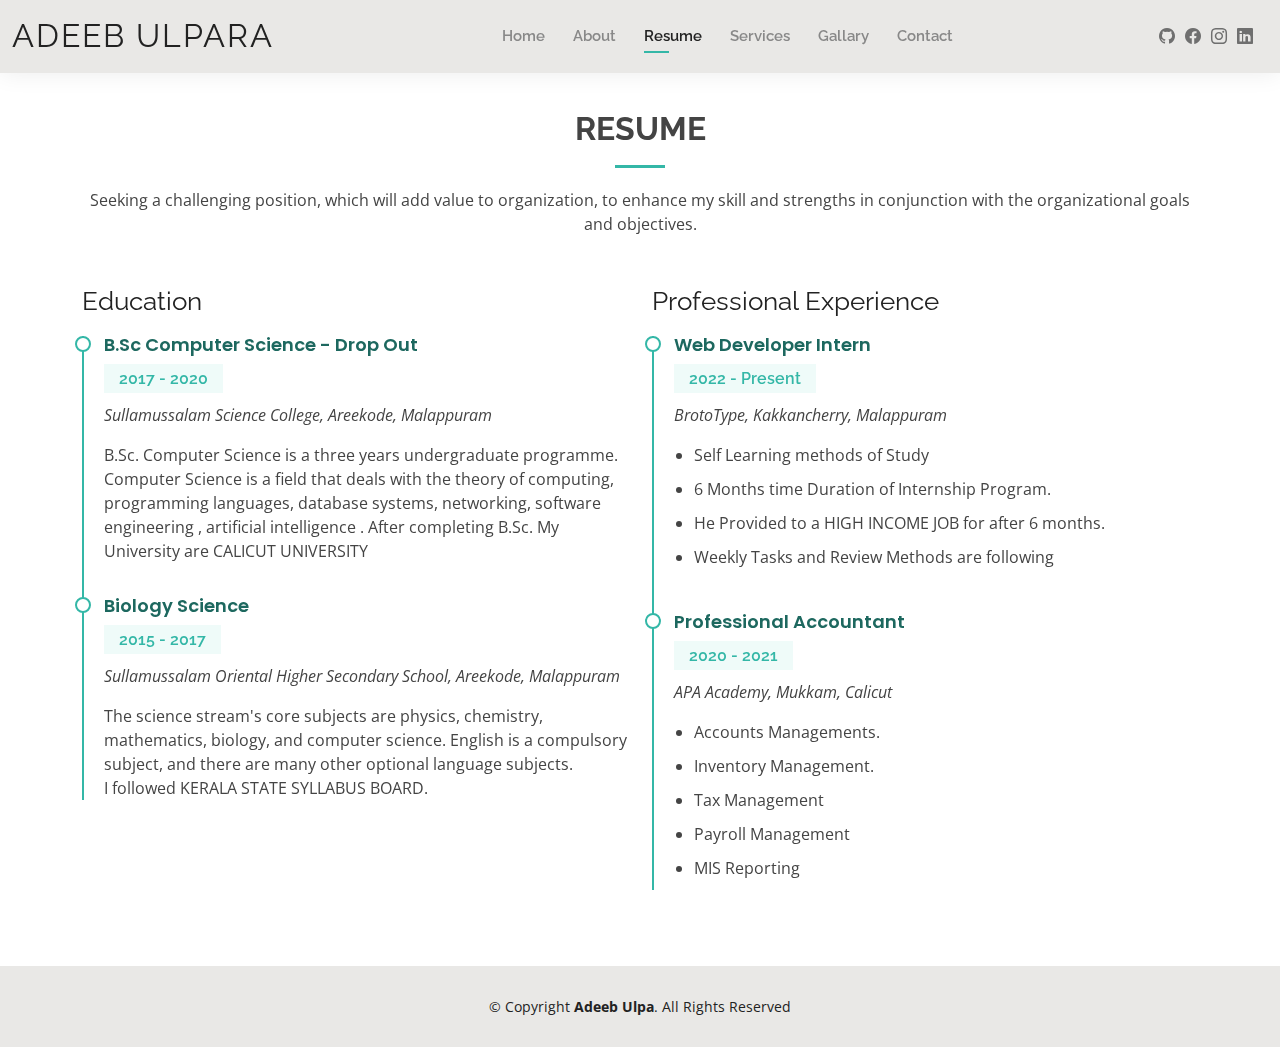
<file: resume.html>
<!DOCTYPE html>
<html lang="en">

<head>
  <meta charset="utf-8">
  <meta content="width=device-width, initial-scale=1.0" name="viewport">

  <title>Resume - Adeeb Ulpara</title>
  <meta content="" name="description">
  <meta content="" name="keywords">

  <!-- Favicons -->
  <link href="assets/img/logo_icon - Copy.jpeg" rel="icon">
  <link href="assets/img/logo_icon.jpg" rel="apple-touch-icon">

  <!-- Google Fonts -->
  <link href="https://fonts.googleapis.com/css?family=Open+Sans:300,300i,400,400i,600,600i,700,700i|Raleway:300,300i,400,400i,500,500i,600,600i,700,700i|Poppins:300,300i,400,400i,500,500i,600,600i,700,700i" rel="stylesheet">

  <!-- Vendor CSS Files -->
  <link href="assets/vendor/aos/aos.css" rel="stylesheet">
  <link href="assets/vendor/bootstrap/css/bootstrap.min.css" rel="stylesheet">
  <link href="assets/vendor/bootstrap-icons/bootstrap-icons.css" rel="stylesheet">
  <link href="assets/vendor/boxicons/css/boxicons.min.css" rel="stylesheet">
  <link href="assets/vendor/glightbox/css/glightbox.min.css" rel="stylesheet">
  <link href="assets/vendor/swiper/swiper-bundle.min.css" rel="stylesheet">

  <!-- Template Main CSS File -->
  <link href="assets/css/style.css" rel="stylesheet">

</head>

<body>

  <!-- ======= Header ======= -->
  <header id="header" class="fixed-top">
    <div class="container-fluid d-flex justify-content-between align-items-center">

      <h1 class="logo me-auto me-lg-0"><a href="index.html">Adeeb Ulpara</a></h1>
    
      <nav id="navbar" class="navbar order-last order-lg-0">
        <ul>
          <li><a href="index.html">Home</a></li>
          <li><a href="about.html">About</a></li>
          <li><a class="active" href="resume.html">Resume</a></li>
          <li><a href="services.html">Services</a></li>
          <li><a href="portfolio.html">Gallary</a></li>
          <li><a href="contact.html">Contact</a></li>
        </ul>
        <i class="bi bi-list mobile-nav-toggle"></i>
      </nav><!-- .navbar -->

      <div class="header-social-links">
        <a href="https://github.com/AdeebUP" class="github"><i class="bi bi-github"></i></a>
        <a href="https://www.facebook.com/adeeb.up/" class="facebook"><i class="bi bi-facebook"></i></a>
        <a href="https://www.instagram.com/adeeb_ulpara/" class="instagram"><i class="bi bi-instagram"></i></a>
        <a href="https://www.linkedin.com/in/adeeb-ard-0762901a2/" class="linkedin"><i class="bi bi-linkedin"></i></i></a>
      </div>

    </div>

  </header><!-- End Header -->

  <main id="main">

    <!-- ======= Resume Section ======= -->
    <section id="resume" class="resume">
      <div class="container" data-aos="fade-up">

        <div class="section-title">
          <h2>Resume</h2>
          <p>Seeking a challenging position, which will add value to organization, to enhance my skill and strengths in conjunction with the organizational goals and objectives.</p>
        </div>

        <div class="row">
          <div class="col-lg-6">

            <h3 class="resume-title">Education</h3>
            <div class="resume-item">
              <h4>B.Sc Computer Science - Drop Out</h4>
              <h5>2017 - 2020</h5>
              <p><em>Sullamussalam Science College, Areekode, Malappuram</em></p>
              <p>B.Sc. Computer Science is a three years undergraduate programme. Computer Science is a field that deals with the theory of computing, programming languages, database systems, networking, software engineering , artificial intelligence . After completing B.Sc. My University are CALICUT UNIVERSITY</p>
            </div>
            <div class="resume-item">
              <h4>Biology Science</h4>
              <h5>2015 - 2017</h5>
              <p><em>Sullamussalam Oriental Higher Secondary School, Areekode, Malappuram</em></p>
              <p>The science stream's core subjects are physics, chemistry, mathematics, biology, and computer science. English is a compulsory subject, and there are many other optional language subjects. <br> I followed KERALA STATE SYLLABUS BOARD.</p>
            </div>
          </div>
          <div class="col-lg-6">
            <h3 class="resume-title">Professional Experience</h3>
            <div class="resume-item">
              <h4>Web Developer Intern</h4>
              <h5>2022 - Present</h5>
              <p><em>BrotoType, Kakkancherry, Malappuram </em></p>
              <p>
              <ul>
                <li>Self Learning methods of Study</li>
                <li>6 Months time Duration of Internship Program. </li>
                <li>He Provided to a HIGH INCOME JOB for after 6 months.</li>
                <li>Weekly Tasks and Review Methods are following</li>
              </ul>
              </p>
            </div>
            <div class="resume-item">
              <h4>Professional Accountant</h4>
              <h5>2020 - 2021</h5>
              <p><em>APA Academy, Mukkam, Calicut</em></p>
              <p>
              <ul>
                <li>Accounts Managements.</li>
                <li>Inventory Management.</li>
                <li>Tax Management</li>
                <li>Payroll Management</li>
                <li>MIS Reporting</li>
              </ul>
              </p>
            </div>
          </div>
        </div>

      </div>
    </section><!-- End Resume Section -->

  </main><!-- End #main -->

  <!-- ======= Footer ======= -->
  <footer id="footer">
    <div class="container">
      <div class="copyright">
        &copy; Copyright <strong><span>Adeeb Ulpa</span></strong>. All Rights Reserved
      </div>
    </div>
  </footer><!-- End  Footer -->

  <div id="preloader"></div>
  <a href="#" class="back-to-top d-flex align-items-center justify-content-center"><i class="bi bi-arrow-up-short"></i></a>

  <!-- Vendor JS Files -->
  <script src="assets/vendor/purecounter/purecounter.js"></script>
  <script src="assets/vendor/aos/aos.js"></script>
  <script src="assets/vendor/bootstrap/js/bootstrap.bundle.min.js"></script>
  <script src="assets/vendor/glightbox/js/glightbox.min.js"></script>
  <script src="assets/vendor/isotope-layout/isotope.pkgd.min.js"></script>
  <script src="assets/vendor/swiper/swiper-bundle.min.js"></script>
  <script src="assets/vendor/waypoints/noframework.waypoints.js"></script>
  <script src="assets/vendor/php-email-form/validate.js"></script>

  <!-- Template Main JS File -->
  <script src="assets/js/main.js"></script>

</body>

</html>
</file>
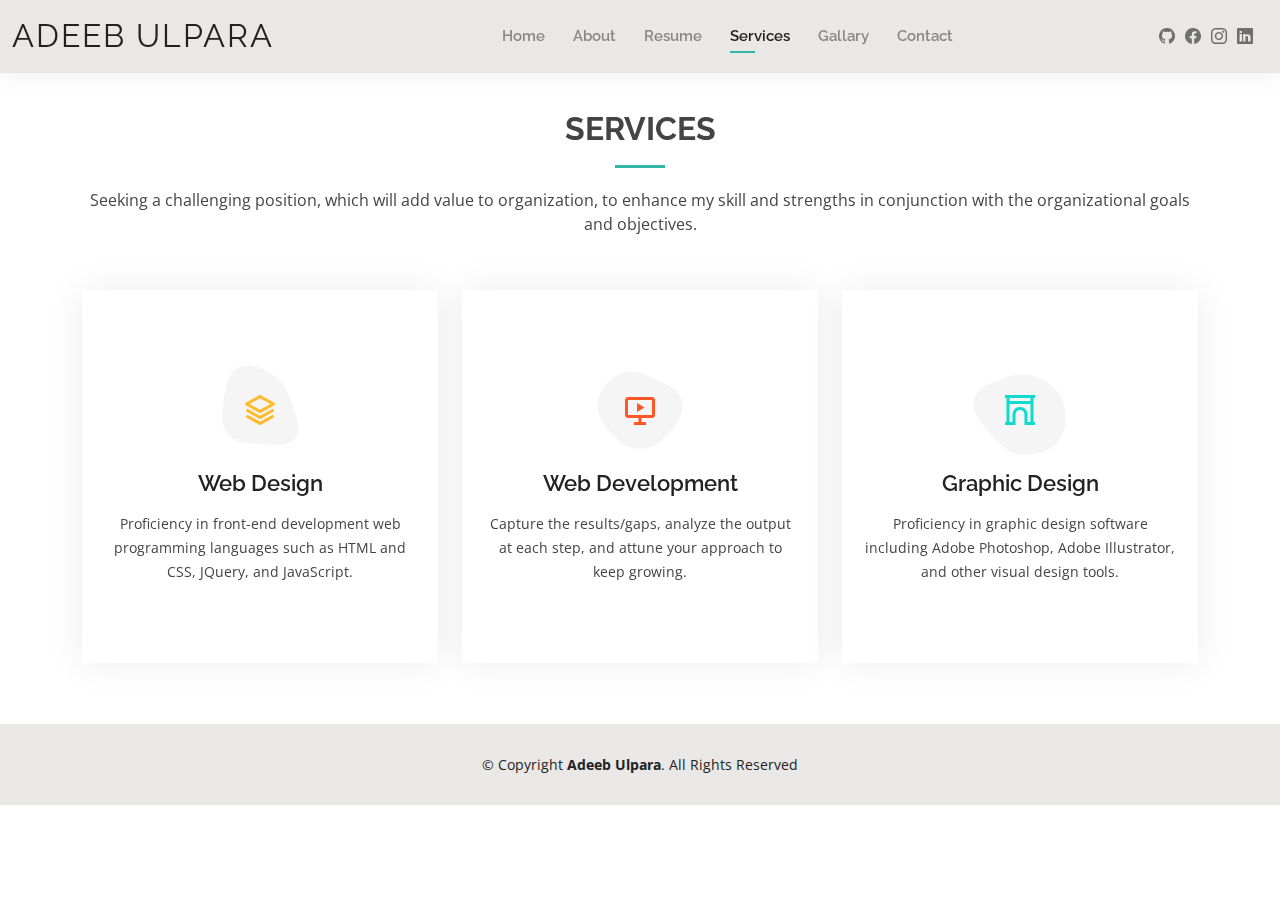
<file: services.html>
<!DOCTYPE html>
<html lang="en">

<head>
  <meta charset="utf-8">
  <meta content="width=device-width, initial-scale=1.0" name="viewport">

  <title>Services - Adeeb Ulpara</title>
  <meta content="" name="description">
  <meta content="" name="keywords">

  <!-- Favicons -->
  <link href="assets/img/logo_icon - Copy.jpeg" rel="icon">
  <link href="assets/img/logo_icon.jpg" rel="apple-touch-icon">

  <!-- Google Fonts -->
  <link href="https://fonts.googleapis.com/css?family=Open+Sans:300,300i,400,400i,600,600i,700,700i|Raleway:300,300i,400,400i,500,500i,600,600i,700,700i|Poppins:300,300i,400,400i,500,500i,600,600i,700,700i" rel="stylesheet">

  <!-- Vendor CSS Files -->
  <link href="assets/vendor/aos/aos.css" rel="stylesheet">
  <link href="assets/vendor/bootstrap/css/bootstrap.min.css" rel="stylesheet">
  <link href="assets/vendor/bootstrap-icons/bootstrap-icons.css" rel="stylesheet">
  <link href="assets/vendor/boxicons/css/boxicons.min.css" rel="stylesheet">
  <link href="assets/vendor/glightbox/css/glightbox.min.css" rel="stylesheet">
  <link href="assets/vendor/swiper/swiper-bundle.min.css" rel="stylesheet">

  <!-- Template Main CSS File -->
  <link href="assets/css/style.css" rel="stylesheet">

</head>

<body>

  <!-- ======= Header ======= -->
  <header id="header" class="fixed-top">
    <div class="container-fluid d-flex justify-content-between align-items-center">

      <h1 class="logo me-auto me-lg-0"><a href="index.html">Adeeb Ulpara</a></h1>
      
      <nav id="navbar" class="navbar order-last order-lg-0">
        <ul>
          <li><a href="index.html">Home</a></li>
          <li><a href="about.html">About</a></li>
          <li><a href="resume.html">Resume</a></li>
          <li><a class="active" href="services.html">Services</a></li>
          <li><a href="portfolio.html">Gallary</a></li>
          <li><a href="contact.html">Contact</a></li>
        </ul>
        <i class="bi bi-list mobile-nav-toggle"></i>
      </nav><!-- .navbar -->

      <div class="header-social-links">
        <a href="https://github.com/AdeebUP" class="github"><i class="bi bi-github"></i></a>
        <a href="https://www.facebook.com/adeeb.up/" class="facebook"><i class="bi bi-facebook"></i></a>
        <a href="https://www.instagram.com/adeeb_ulpara/" class="instagram"><i class="bi bi-instagram"></i></a>
        <a href="https://www.linkedin.com/in/adeeb-ard-0762901a2/" class="linkedin"><i class="bi bi-linkedin"></i></i></a>
      </div>

    </div>

  </header><!-- End Header -->

  <main id="main">

    <!-- ======= Services Section ======= -->
    <section id="services" class="services">
      <div class="container" data-aos="fade-up">

        <div class="section-title">
          <h2>Services</h2>
          <p>Seeking a challenging position, which will add value to organization, to enhance my skill and strengths in conjunction with the organizational goals and objectives.</p>
        </div>

        <div class="row">
          <div class="col-lg-4 col-md-6 d-flex align-items-stretch mt-4" data-aos="zoom-in" data-aos-delay="100">
            <div class="icon-box iconbox-yellow">
              <div class="icon">
                <svg width="100" height="100" viewBox="0 0 600 600" xmlns="http://www.w3.org/2000/svg">
                  <path stroke="none" stroke-width="0" fill="#f5f5f5" d="M300,503.46388370962813C374.79870501325706,506.71871716319447,464.8034551963731,527.1746412648533,510.4981551193396,467.86667711651364C555.9287308511215,408.9015244558933,512.6030010748507,327.5744911775523,490.211057578863,256.5855673507754C471.097692560561,195.9906835881958,447.69079081568157,138.11976852964426,395.19560036434837,102.3242989838813C329.3053358748298,57.3949838291264,248.02791733380457,8.279543830951368,175.87071277845988,42.242879143198664C103.41431057327972,76.34704239035025,93.79494320519305,170.9812938413882,81.28167332365135,250.07896920659033C70.17666984294237,320.27484674793965,64.84698225790005,396.69656628748305,111.28512138212992,450.4950937839243C156.20124167950087,502.5303643271138,231.32542653798444,500.4755392045468,300,503.46388370962813"></path>
                </svg>
                <i class="bx bx-layer"></i>
              </div>
              <h4><a href="">Web Design</a></h4>
              <p>Proficiency in front-end development web programming languages such as HTML and CSS, JQuery, and JavaScript.</p>
            </div>
          </div>

          <div class="col-lg-4 col-md-6 d-flex align-items-stretch mt-4" data-aos="zoom-in" data-aos-delay="200">
            <div class="icon-box iconbox-red">
              <div class="icon">
                <svg width="100" height="100" viewBox="0 0 600 600" xmlns="http://www.w3.org/2000/svg">
                  <path stroke="none" stroke-width="0" fill="#f5f5f5" d="M300,532.3542879108572C369.38199826031484,532.3153073249985,429.10787420159085,491.63046689027357,474.5244479745417,439.17860296908856C522.8885846962883,383.3225815378663,569.1668002868075,314.3205725914397,550.7432151929288,242.7694973846089C532.6665558377875,172.5657663291529,456.2379748765914,142.6223662098291,390.3689995646985,112.34683881706744C326.66090330228417,83.06452184765237,258.84405631176094,53.51806209861945,193.32584062364296,78.48882559362697C121.61183558270385,105.82097193414197,62.805066853699245,167.19869350419734,48.57481801355237,242.6138429142374C34.843463184063346,315.3850353017275,76.69343916112496,383.4422959591041,125.22947124332185,439.3748458443577C170.7312796277747,491.8107796887764,230.57421082200815,532.3932930995766,300,532.3542879108572"></path>
                </svg>
                <i class="bx bx-slideshow"></i>
              </div>
              <h4><a href="">Web Development</a></h4>
              <p>Capture the results/gaps, analyze the output at each step, and attune your approach to keep growing.</p>
            </div>
          </div>

          <div class="col-lg-4 col-md-6 d-flex align-items-stretch mt-4" data-aos="zoom-in" data-aos-delay="300">
            <div class="icon-box iconbox-teal">
              <div class="icon">
                <svg width="100" height="100" viewBox="0 0 600 600" xmlns="http://www.w3.org/2000/svg">
                  <path stroke="none" stroke-width="0" fill="#f5f5f5" d="M300,566.797414625762C385.7384707136149,576.1784315230908,478.7894351017131,552.8928747891023,531.9192734346935,484.94944893311C584.6109503024035,417.5663521118492,582.489472248146,322.67544863468447,553.9536738515405,242.03673114598146C529.1557734026468,171.96086150256528,465.24506316201064,127.66468636344209,395.9583748389544,100.7403814666027C334.2173773831606,76.7482773500951,269.4350130405921,84.62216499799875,207.1952322260088,107.2889140133804C132.92018162631612,134.33871894543012,41.79353780512637,160.00259165414826,22.644507872594943,236.69541883565114C3.319112789854554,314.0945973066697,72.72355303640163,379.243833228382,124.04198916343866,440.3218312028393C172.9286146004772,498.5055451809895,224.45579914871206,558.5317968840102,300,566.797414625762"></path>
                </svg>
                <i class="bx bx-arch"></i>
              </div>
              <h4><a href="">Graphic Design</a></h4>
              <p>Proficiency in graphic design software including Adobe Photoshop, Adobe Illustrator, and other visual design tools.</p>
            </div>
          </div>

        </div>

      </div>
    </section><!-- End Services Section -->

  </main><!-- End #main -->

  <!-- ======= Footer ======= -->
  <footer id="footer">
    <div class="container">
      <div class="copyright">
        &copy; Copyright <strong><span>Adeeb Ulpara</span></strong>. All Rights Reserved
      </div>
    </div>
  </footer><!-- End  Footer -->

  <div id="preloader"></div>
  <a href="#" class="back-to-top d-flex align-items-center justify-content-center"><i class="bi bi-arrow-up-short"></i></a>

  <!-- Vendor JS Files -->
  <script src="assets/vendor/purecounter/purecounter.js"></script>
  <script src="assets/vendor/aos/aos.js"></script>
  <script src="assets/vendor/bootstrap/js/bootstrap.bundle.min.js"></script>
  <script src="assets/vendor/glightbox/js/glightbox.min.js"></script>
  <script src="assets/vendor/isotope-layout/isotope.pkgd.min.js"></script>
  <script src="assets/vendor/swiper/swiper-bundle.min.js"></script>
  <script src="assets/vendor/waypoints/noframework.waypoints.js"></script>
  <script src="assets/vendor/php-email-form/validate.js"></script>

  <!-- Template Main JS File -->
  <script src="assets/js/main.js"></script>

</body>

</html>
</file>
<file: assets/css/style.css>
body {
  font-family: "Open Sans", sans-serif;
  color: #444444;
}

a {
  color: #34b7a7;
  text-decoration: none;
}

a:hover {
  color: #51cdbe;
  text-decoration: none;
}

h1, h2, h3, h4, h5, h6 {
  font-family: "Raleway", sans-serif;
}

#main {
  margin-top: 50px;
}
@media (max-width: 992px) {
  #main {
    margin-top: 30px;
  }
}

/*--------------------------------------------------------------
# Preloader
--------------------------------------------------------------*/
#preloader {
  position: fixed;
  top: 0;
  left: 0;
  right: 0;
  bottom: 0;
  z-index: 9999;
  overflow: hidden;
  background: #fff;
}

#preloader:before {
  content: "";
  position: fixed;
  top: calc(50% - 30px);
  left: calc(50% - 30px);
  border: 6px solid #34b7a7;
  border-top-color: #dcf5f2;
  border-radius: 50%;
  width: 60px;
  height: 60px;
  -webkit-animation: animate-preloader 1s linear infinite;
  animation: animate-preloader 1s linear infinite;
}

@-webkit-keyframes animate-preloader {
  0% {
    transform: rotate(0deg);
  }
  100% {
    transform: rotate(360deg);
  }
}

@keyframes animate-preloader {
  0% {
    transform: rotate(0deg);
  }
  100% {
    transform: rotate(360deg);
  }
}
/*--------------------------------------------------------------
# Back to top button
--------------------------------------------------------------*/
.back-to-top {
  position: fixed;
  visibility: hidden;
  opacity: 0;
  right: 15px;
  bottom: 15px;
  z-index: 996;
  background: #34b7a7;
  width: 40px;
  height: 40px;
  border-radius: 50px;
  transition: all 0.4s;
}
.back-to-top i {
  font-size: 24px;
  color: #fff;
  line-height: 0;
}
.back-to-top:hover {
  background: #49cbbb;
  color: #fff;
}
.back-to-top.active {
  visibility: visible;
  opacity: 1;
}

/*--------------------------------------------------------------
# Header
--------------------------------------------------------------*/
#header {
  background: #e9e8e6;
  box-shadow: 0px 0px 25px 0 rgba(0, 0, 0, 0.08);
  z-index: 997;
  padding: 15px 0;
}
#header .logo {
  font-size: 32px;
  margin: 0;
  padding: 0;
  line-height: 1;
  font-weight: 400;
  letter-spacing: 2px;
  text-transform: uppercase;
}
#header .logo a {
  color: #222222;
}
#header .logo img {
  max-height: 40px;
}
@media (max-width: 992px) {
  #header .logo {
    font-size: 28px;
  }
}

/*--------------------------------------------------------------
# Header Social Links
--------------------------------------------------------------*/
.header-social-links {
  padding-right: 15px;
}
.header-social-links a {
  color: #6f6f6f;
  padding-left: 6px;
  display: inline-block;
  line-height: 0px;
  transition: 0.3s;
  font-size: 16px;
}
.header-social-links a:hover {
  color: #34b7a7;
}

/*--------------------------------------------------------------
# Navigation Menu
--------------------------------------------------------------*/
/**
* Desktop Navigation 
*/
.navbar {
  padding: 0;
}
.navbar ul {
  margin: 0;
  padding: 0;
  display: flex;
  list-style: none;
  align-items: center;
}
.navbar li {
  position: relative;
  padding: 10px 0 10px 28px;
}
.navbar a, .navbar a:focus {
  display: flex;
  align-items: center;
  justify-content: space-between;
  font-family: "Raleway", sans-serif;
  font-size: 15px;
  font-weight: 600;
  color: #888888;
  white-space: nowrap;
  transition: 0.3s;
  position: relative;
}
.navbar a i, .navbar a:focus i {
  font-size: 12px;
  line-height: 0;
  margin-left: 5px;
}
.navbar > ul > li > a:before {
  content: "";
  position: absolute;
  width: 0;
  height: 2px;
  bottom: -5px;
  left: 0;
  background-color: #34b7a7;
  visibility: hidden;
  width: 0px;
  transition: all 0.3s ease-in-out 0s;
}
.navbar a:hover:before, .navbar li:hover > a:before, .navbar .active:before {
  visibility: visible;
  width: 25px;
}
.navbar a:hover, .navbar .active, .navbar .active:focus, .navbar li:hover > a {
  color: #222222;
}
.navbar .dropdown ul {
  display: block;
  position: absolute;
  left: 14px;
  top: calc(100% + 30px);
  margin: 0;
  padding: 10px 0;
  z-index: 99;
  opacity: 0;
  visibility: hidden;
  background: #fff;
  box-shadow: 0px 0px 30px rgba(127, 137, 161, 0.25);
  transition: 0.3s;
  border-radius: 4px;
}
.navbar .dropdown ul li {
  min-width: 200px;
  padding: 0;
}
.navbar .dropdown ul a {
  padding: 10px 20px;
  font-size: 15px;
  text-transform: none;
  font-weight: 600;
}
.navbar .dropdown ul a i {
  font-size: 12px;
}
.navbar .dropdown ul a:hover, .navbar .dropdown ul .active:hover, .navbar .dropdown ul li:hover > a {
  color: #34b7a7;
}
.navbar .dropdown:hover > ul {
  opacity: 1;
  top: 100%;
  visibility: visible;
}
.navbar .dropdown .dropdown ul {
  top: 0;
  left: calc(100% - 30px);
  visibility: hidden;
}
.navbar .dropdown .dropdown:hover > ul {
  opacity: 1;
  top: 0;
  left: 100%;
  visibility: visible;
}
@media (max-width: 1366px) {
  .navbar .dropdown .dropdown ul {
    left: -90%;
  }
  .navbar .dropdown .dropdown:hover > ul {
    left: -100%;
  }
}

/**
* Mobile Navigation 
*/
.mobile-nav-toggle {
  color: #222222;
  font-size: 28px;
  cursor: pointer;
  display: none;
  line-height: 0;
  transition: 0.5s;
}
.mobile-nav-toggle.bi-x {
  color: #fff;
}

@media (max-width: 991px) {
  .mobile-nav-toggle {
    display: block;
  }

  .navbar ul {
    display: none;
  }
}
.navbar-mobile {
  position: fixed;
  overflow: hidden;
  top: 0;
  right: 0;
  left: 0;
  bottom: 0;
  background: rgba(9, 9, 9, 0.9);
  transition: 0.3s;
  z-index: 999;
}
.navbar-mobile .mobile-nav-toggle {
  position: absolute;
  top: 15px;
  right: 15px;
}
.navbar-mobile ul {
  display: block;
  position: absolute;
  top: 55px;
  right: 15px;
  bottom: 15px;
  left: 15px;
  padding: 10px 0;
  border-radius: 10px;
  background-color: #fff;
  overflow-y: auto;
  transition: 0.3s;
}
.navbar-mobile a, .navbar-mobile a:focus {
  font-size: 15px;
  padding-right: 15px;
  color: #222222;
}
.navbar-mobile a:hover, .navbar-mobile .active, .navbar-mobile li:hover > a {
  color: #34b7a7;
}
.navbar-mobile .getstarted, .navbar-mobile .getstarted:focus {
  margin: 15px;
}
.navbar-mobile .dropdown ul {
  position: static;
  display: none;
  margin: 10px 20px;
  padding: 10px 0;
  z-index: 99;
  opacity: 1;
  visibility: visible;
  background: #fff;
  box-shadow: 0px 0px 30px rgba(127, 137, 161, 0.25);
}
.navbar-mobile .dropdown ul li {
  min-width: 200px;
}
.navbar-mobile .dropdown ul a {
  padding: 10px 20px;
}
.navbar-mobile .dropdown ul a i {
  font-size: 12px;
}
.navbar-mobile .dropdown ul a:hover, .navbar-mobile .dropdown ul .active:hover, .navbar-mobile .dropdown ul li:hover > a {
  color: #34b7a7;
}
.navbar-mobile .dropdown > .dropdown-active {
  display: block;
}

/*--------------------------------------------------------------
# Hero Section
--------------------------------------------------------------*/
#hero {
  width: 100%;
  height: 100vh;
  background: url("../img/Home1.jpg") top right;
  background-size: cover;
}
#hero .container {
  padding-top: 70px;
  position: relative;
}
@media (max-width: 992px) {
  #hero .container {
    padding-top: 58px;
  }
}
#hero h1 {
  margin: 0;
  font-size: 48px;
  font-weight: 700;
  line-height: 56px;
  color: #222222;
}
#hero h2 {
  color: #6f6f6f;
  margin: 10px 0 0 0;
  font-size: 22px;
}
#hero .btn-about {
  font-family: "Raleway", sans-serif;
  text-transform: uppercase;
  font-weight: 600;
  font-size: 12px;
  letter-spacing: 1px;
  display: inline-block;
  padding: 12px 40px;
  border-radius: 50px;
  transition: 0.5s;
  margin-top: 30px;
  color: #fff;
  background: #34b7a7;
}
#hero .btn-about:hover {
  background: #3dc8b7;
}
@media (min-width: 1024px) {
  #hero {
    background-attachment: fixed;
  }
}
@media (max-width: 992px) {
  #hero:before {
    content: "";
    background: rgba(255, 255, 255, 0.8);
    position: absolute;
    bottom: 0;
    top: 0;
    left: 0;
    right: 0;
  }
  #hero h1 {
    font-size: 28px;
    line-height: 36px;
  }
  #hero h2 {
    font-size: 18px;
    line-height: 24px;
  }
}

/*--------------------------------------------------------------
# Sections General
--------------------------------------------------------------*/
section {
  padding: 60px 0;
}

.section-bg {
  background-color: #e7f8f6;
}

.section-title {
  text-align: center;
  padding-bottom: 30px;
}
.section-title h2 {
  font-size: 32px;
  font-weight: bold;
  text-transform: uppercase;
  margin-bottom: 20px;
  padding-bottom: 20px;
  position: relative;
}
.section-title h2::after {
  content: "";
  position: absolute;
  display: block;
  width: 50px;
  height: 3px;
  background: #34b7a7;
  bottom: 0;
  left: calc(50% - 25px);
}
.section-title p {
  margin-bottom: 0;
}

/*--------------------------------------------------------------
# Cta
--------------------------------------------------------------*/
.cta {
  background: linear-gradient(rgba(0, 0, 0, 0.6), rgba(0, 0, 0, 0.6)), url("../img/bg-1.jpg") fixed center center;
  background-size: cover;
  padding: 80px 0;
}
.cta h3 {
  color: #fff;
  font-size: 28px;
  font-weight: 700;
}
.cta p {
  color: #fff;
}
.cta .cta-btn {
  font-family: "Raleway", sans-serif;
  text-transform: uppercase;
  font-weight: 500;
  font-size: 16px;
  letter-spacing: 1px;
  display: inline-block;
  padding: 8px 20px;
  border-radius: 2px;
  transition: 0.5s;
  margin: 10px;
  border: 2px solid #fff;
  color: #fff;
}
.cta .cta-btn:hover {
  background: #34b7a7;
  border: 2px solid #34b7a7;
}
@media (max-width: 1024px) {
  .cta {
    background-attachment: scroll;
  }
}
@media (min-width: 769px) {
  .cta .cta-btn-container {
    display: flex;
    align-items: center;
    justify-content: flex-end;
  }
}

/*--------------------------------------------------------------
# About
--------------------------------------------------------------*/
.about .content h3 {
  font-weight: 700;
  font-size: 26px;
  color: #555555;
}
.about .content ul {
  list-style: none;
  padding: 0;
}
.about .content ul li {
  padding-bottom: 10px;
}
.about .content ul i {
  font-size: 20px;
  padding-right: 2px;
  color: #34b7a7;
}
.about .content p:last-child {
  margin-bottom: 0;
}

/*--------------------------------------------------------------
# Skills
--------------------------------------------------------------*/
.skills .progress {
  height: 60px;
  display: block;
  background: none;
  border-radius: 0;
}
.skills .progress .skill {
  padding: 10px 0;
  margin: 0 0 6px 0;
  text-transform: uppercase;
  display: block;
  font-weight: 600;
  font-family: "Poppins", sans-serif;
  color: #222222;
}
.skills .progress .skill .val {
  float: right;
  font-style: normal;
}
.skills .progress-bar-wrap {
  background: #f3f3f3;
}
.skills .progress-bar {
  width: 1px;
  height: 10px;
  transition: 0.9s;
  background-color: #34b7a7;
}

/*--------------------------------------------------------------
# Facts
--------------------------------------------------------------*/
.facts .counters span {
  font-size: 48px;
  display: block;
  color: #34b7a7;
}
.facts .counters p {
  padding: 0;
  margin: 0 0 20px 0;
  font-family: "Raleway", sans-serif;
  font-size: 14px;
}

/*--------------------------------------------------------------
# Testimonials
--------------------------------------------------------------*/
.testimonials .section-header {
  margin-bottom: 40px;
}
.testimonials .testimonials-carousel, .testimonials .testimonials-slider {
  overflow: hidden;
}
.testimonials .testimonial-item {
  text-align: center;
}
.testimonials .testimonial-item .testimonial-img {
  width: 120px;
  border-radius: 50%;
  border: 4px solid #fff;
  margin: 0 auto;
}
.testimonials .testimonial-item h3 {
  font-size: 20px;
  font-weight: bold;
  margin: 10px 0 5px 0;
  color: #111;
}
.testimonials .testimonial-item h4 {
  font-size: 14px;
  color: #999;
  margin: 0 0 15px 0;
}
.testimonials .testimonial-item .quote-icon-left, .testimonials .testimonial-item .quote-icon-right {
  color: #c8efea;
  font-size: 26px;
}
.testimonials .testimonial-item .quote-icon-left {
  display: inline-block;
  left: -5px;
  position: relative;
}
.testimonials .testimonial-item .quote-icon-right {
  display: inline-block;
  right: -5px;
  position: relative;
  top: 10px;
}
.testimonials .testimonial-item p {
  font-style: italic;
  margin: 0 auto 15px auto;
}
@media (min-width: 992px) {
  .testimonials .testimonial-item p {
    width: 80%;
  }
}
.testimonials .swiper-pagination {
  margin-top: 20px;
  position: relative;
}
.testimonials .swiper-pagination .swiper-pagination-bullet {
  width: 12px;
  height: 12px;
  background-color: #fff;
  opacity: 1;
  border: 1px solid #34b7a7;
}
.testimonials .swiper-pagination .swiper-pagination-bullet-active {
  background-color: #34b7a7;
}

/*--------------------------------------------------------------
# Resume
--------------------------------------------------------------*/
.resume .resume-title {
  font-size: 26px;
  font-weight: 400;
  margin-top: 20px;
  margin-bottom: 20px;
  color: #222222;
}
.resume .resume-item {
  padding: 0 0 20px 20px;
  margin-top: -2px;
  border-left: 2px solid #34b7a7;
  position: relative;
}
.resume .resume-item h4 {
  line-height: 18px;
  font-size: 18px;
  font-weight: 600;
  font-family: "Poppins", sans-serif;
  color: #1d685f;
  margin-bottom: 10px;
}
.resume .resume-item h5 {
  font-size: 16px;
  background: #effbf9;
  padding: 5px 15px;
  display: inline-block;
  font-weight: 600;
  margin-bottom: 10px;
  color: #34b7a7;
}
.resume .resume-item ul {
  padding-left: 20px;
}
.resume .resume-item ul li {
  padding-bottom: 10px;
}
.resume .resume-item:last-child {
  padding-bottom: 0;
}
.resume .resume-item::before {
  content: "";
  position: absolute;
  width: 16px;
  height: 16px;
  border-radius: 50px;
  left: -9px;
  top: 0;
  background: #fff;
  border: 2px solid #34b7a7;
}

/*--------------------------------------------------------------
# Services
--------------------------------------------------------------*/
.services .icon-box {
  text-align: center;
  padding: 70px 20px 80px 20px;
  transition: all ease-in-out 0.3s;
  background: #fff;
  box-shadow: 0px 0 35px 0 rgba(0, 0, 0, 0.08);
}
.services .icon-box .icon {
  margin: 0 auto;
  width: 100px;
  height: 100px;
  display: flex;
  align-items: center;
  justify-content: center;
  transition: ease-in-out 0.3s;
  position: relative;
}
.services .icon-box .icon i {
  font-size: 36px;
  transition: 0.5s;
  position: relative;
}
.services .icon-box .icon svg {
  position: absolute;
  top: 0;
  left: 0;
}
.services .icon-box .icon svg path {
  transition: 0.5s;
  fill: #f5f5f5;
}
.services .icon-box h4 {
  font-weight: 600;
  margin: 10px 0 15px 0;
  font-size: 22px;
}
.services .icon-box h4 a {
  color: #222222;
  transition: ease-in-out 0.3s;
}
.services .icon-box p {
  line-height: 24px;
  font-size: 14px;
  margin-bottom: 0;
}
.services .iconbox-blue i {
  color: #47aeff;
}
.services .iconbox-blue:hover .icon i {
  color: #fff;
}
.services .iconbox-blue:hover .icon path {
  fill: #47aeff;
}
.services .iconbox-orange i {
  color: #ffa76e;
}
.services .iconbox-orange:hover .icon i {
  color: #fff;
}
.services .iconbox-orange:hover .icon path {
  fill: #ffa76e;
}
.services .iconbox-pink i {
  color: #e80368;
}
.services .iconbox-pink:hover .icon i {
  color: #fff;
}
.services .iconbox-pink:hover .icon path {
  fill: #e80368;
}
.services .iconbox-yellow i {
  color: #ffbb2c;
}
.services .iconbox-yellow:hover .icon i {
  color: #fff;
}
.services .iconbox-yellow:hover .icon path {
  fill: #ffbb2c;
}
.services .iconbox-red i {
  color: #ff5828;
}
.services .iconbox-red:hover .icon i {
  color: #fff;
}
.services .iconbox-red:hover .icon path {
  fill: #ff5828;
}
.services .iconbox-teal i {
  color: #11dbcf;
}
.services .iconbox-teal:hover .icon i {
  color: #fff;
}
.services .iconbox-teal:hover .icon path {
  fill: #11dbcf;
}

/*--------------------------------------------------------------
# Portfolio
--------------------------------------------------------------*/
.portfolio .portfolio-item {
  margin-bottom: 30px;
}
.portfolio #portfolio-flters {
  padding: 0;
  margin: 0 auto 20px auto;
  list-style: none;
  text-align: center;
}
.portfolio #portfolio-flters li {
  cursor: pointer;
  display: inline-block;
  padding: 8px 16px 10px 16px;
  font-size: 13px;
  font-weight: 500;
  line-height: 1;
  text-transform: uppercase;
  color: #444444;
  margin-bottom: 5px;
  transition: all 0.3s ease-in-out;
  border-radius: 50px;
}
.portfolio #portfolio-flters li:hover, .portfolio #portfolio-flters li.filter-active {
  color: #fff;
  background: #34b7a7;
}
.portfolio #portfolio-flters li:last-child {
  margin-right: 0;
}
.portfolio .portfolio-wrap {
  transition: 0.3s;
  position: relative;
  overflow: hidden;
  z-index: 1;
  background: rgba(34, 34, 34, 0.6);
}
.portfolio .portfolio-wrap::before {
  content: "";
  background: rgba(34, 34, 34, 0.6);
  position: absolute;
  left: 0;
  right: 0;
  top: 0;
  bottom: 0;
  transition: all ease-in-out 0.3s;
  z-index: 2;
  opacity: 0;
}
.portfolio .portfolio-wrap img {
  transition: all ease-in-out 0.3s;
}
.portfolio .portfolio-wrap .portfolio-info {
  opacity: 0;
  position: absolute;
  top: 0;
  left: 0;
  right: 0;
  bottom: 0;
  z-index: 3;
  transition: all ease-in-out 0.3s;
  display: flex;
  flex-direction: column;
  justify-content: flex-end;
  align-items: flex-start;
  padding: 20px;
}
.portfolio .portfolio-wrap .portfolio-info h4 {
  font-size: 20px;
  color: #fff;
  font-weight: 600;
}
.portfolio .portfolio-wrap .portfolio-info p {
  color: rgba(255, 255, 255, 0.7);
  font-size: 14px;
  text-transform: uppercase;
  padding: 0;
  margin: 0;
  font-style: italic;
}
.portfolio .portfolio-wrap .portfolio-links {
  text-align: center;
  z-index: 4;
}
.portfolio .portfolio-wrap .portfolio-links a {
  color: #fff;
  margin: 0 5px 0 0;
  font-size: 28px;
  display: inline-block;
  transition: 0.3s;
}
.portfolio .portfolio-wrap .portfolio-links a:hover {
  color: #78d9cd;
}
.portfolio .portfolio-wrap:hover::before {
  opacity: 1;
}
.portfolio .portfolio-wrap:hover img {
  transform: scale(1.2);
}
.portfolio .portfolio-wrap:hover .portfolio-info {
  opacity: 1;
}

/*--------------------------------------------------------------
# Portfolio Details
--------------------------------------------------------------*/
.portfolio-details {
  padding-top: 0;
}
.portfolio-details .portfolio-details-slider img {
  width: 100%;
}
.portfolio-details .portfolio-details-slider .swiper-pagination {
  margin-top: 20px;
  position: relative;
}
.portfolio-details .portfolio-details-slider .swiper-pagination .swiper-pagination-bullet {
  width: 12px;
  height: 12px;
  background-color: #fff;
  opacity: 1;
  border: 1px solid #34b7a7;
}
.portfolio-details .portfolio-details-slider .swiper-pagination .swiper-pagination-bullet-active {
  background-color: #34b7a7;
}
.portfolio-details .portfolio-info {
  padding: 30px;
  box-shadow: 0px 0 30px rgba(34, 34, 34, 0.08);
}
.portfolio-details .portfolio-info h3 {
  font-size: 22px;
  font-weight: 700;
  margin-bottom: 20px;
  padding-bottom: 20px;
  border-bottom: 1px solid #eee;
}
.portfolio-details .portfolio-info ul {
  list-style: none;
  padding: 0;
  font-size: 15px;
}
.portfolio-details .portfolio-info ul li + li {
  margin-top: 10px;
}
.portfolio-details .portfolio-description {
  padding-top: 30px;
}
.portfolio-details .portfolio-description h2 {
  font-size: 26px;
  font-weight: 700;
  margin-bottom: 20px;
}
.portfolio-details .portfolio-description p {
  padding: 0;
}

/*--------------------------------------------------------------
# Contact
--------------------------------------------------------------*/
.contact .info {
  width: 100%;
  background: #fff;
}
.contact .info i {
  font-size: 20px;
  color: #34b7a7;
  float: left;
  width: 44px;
  height: 44px;
  background: #effbf9;
  display: flex;
  justify-content: center;
  align-items: center;
  border-radius: 50px;
  transition: all 0.3s ease-in-out;
}
.contact .info h4 {
  padding: 0 0 0 60px;
  font-size: 22px;
  font-weight: 600;
  margin-bottom: 5px;
  color: #222222;
}
.contact .info p {
  padding: 0 0 0 60px;
  margin-bottom: 0;
  font-size: 14px;
  color: #555555;
}
.contact .info .email, .contact .info .phone {
  margin-top: 40px;
}
.contact .info .email:hover i, .contact .info .address:hover i, .contact .info .phone:hover i {
  background: #34b7a7;
  color: #fff;
}
.contact .php-email-form {
  width: 100%;
  background: #fff;
}
.contact .php-email-form .form-group {
  padding-bottom: 8px;
}
.contact .php-email-form .error-message {
  display: none;
  color: #fff;
  background: #ed3c0d;
  text-align: center;
  padding: 15px;
  font-weight: 600;
}
.contact .php-email-form .sent-message {
  display: none;
  color: #fff;
  background: #18d26e;
  text-align: center;
  padding: 15px;
  font-weight: 600;
}
.contact .php-email-form .loading {
  display: none;
  background: #fff;
  text-align: center;
  padding: 15px;
}
.contact .php-email-form .loading:before {
  content: "";
  display: inline-block;
  border-radius: 50%;
  width: 24px;
  height: 24px;
  margin: 0 10px -6px 0;
  border: 3px solid #18d26e;
  border-top-color: #eee;
  -webkit-animation: animate-loading 1s linear infinite;
  animation: animate-loading 1s linear infinite;
}
.contact .php-email-form input, .contact .php-email-form textarea {
  border-radius: 4px;
  box-shadow: none;
  font-size: 14px;
}
.contact .php-email-form input:focus, .contact .php-email-form textarea:focus {
  border-color: #34b7a7;
}
.contact .php-email-form input {
  height: 44px;
}
.contact .php-email-form textarea {
  padding: 10px 12px;
}
.contact .php-email-form button[type=submit] {
  background: #34b7a7;
  border: 0;
  padding: 10px 30px 12px 30px;
  color: #fff;
  transition: 0.4s;
  border-radius: 50px;
}
.contact .php-email-form button[type=submit]:hover {
  background: #3dc8b7;
}
@-webkit-keyframes animate-loading {
  0% {
    transform: rotate(0deg);
  }
  100% {
    transform: rotate(360deg);
  }
}
@keyframes animate-loading {
  0% {
    transform: rotate(0deg);
  }
  100% {
    transform: rotate(360deg);
  }
}

/*--------------------------------------------------------------
# Footer
--------------------------------------------------------------*/
#footer {
  background: #e9e8e6;
  padding: 30px 0;
  color: #222222;
  font-size: 14px;
  text-align: center;
}
#footer .credits {
  padding-top: 5px;
  font-size: 13px;
}
#footer .credits a {
  color: #34b7a7;
}
</file>
